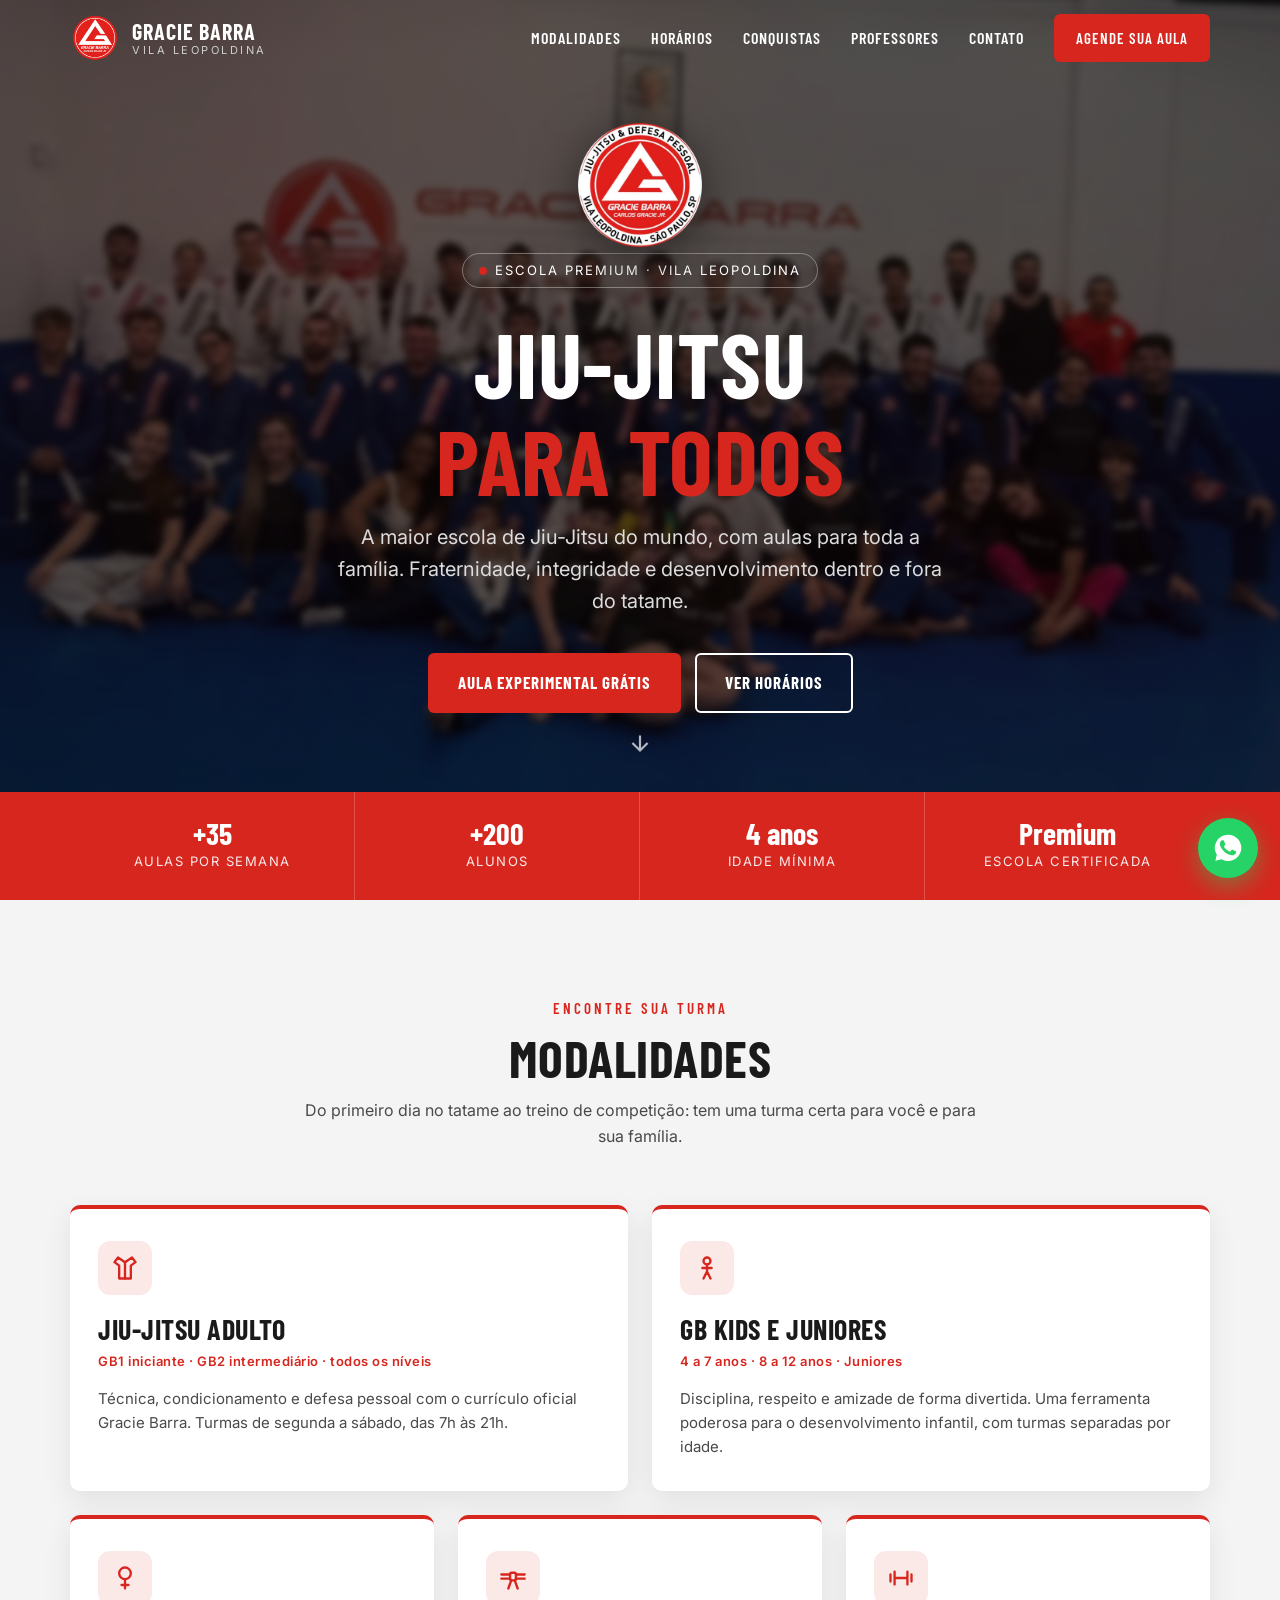
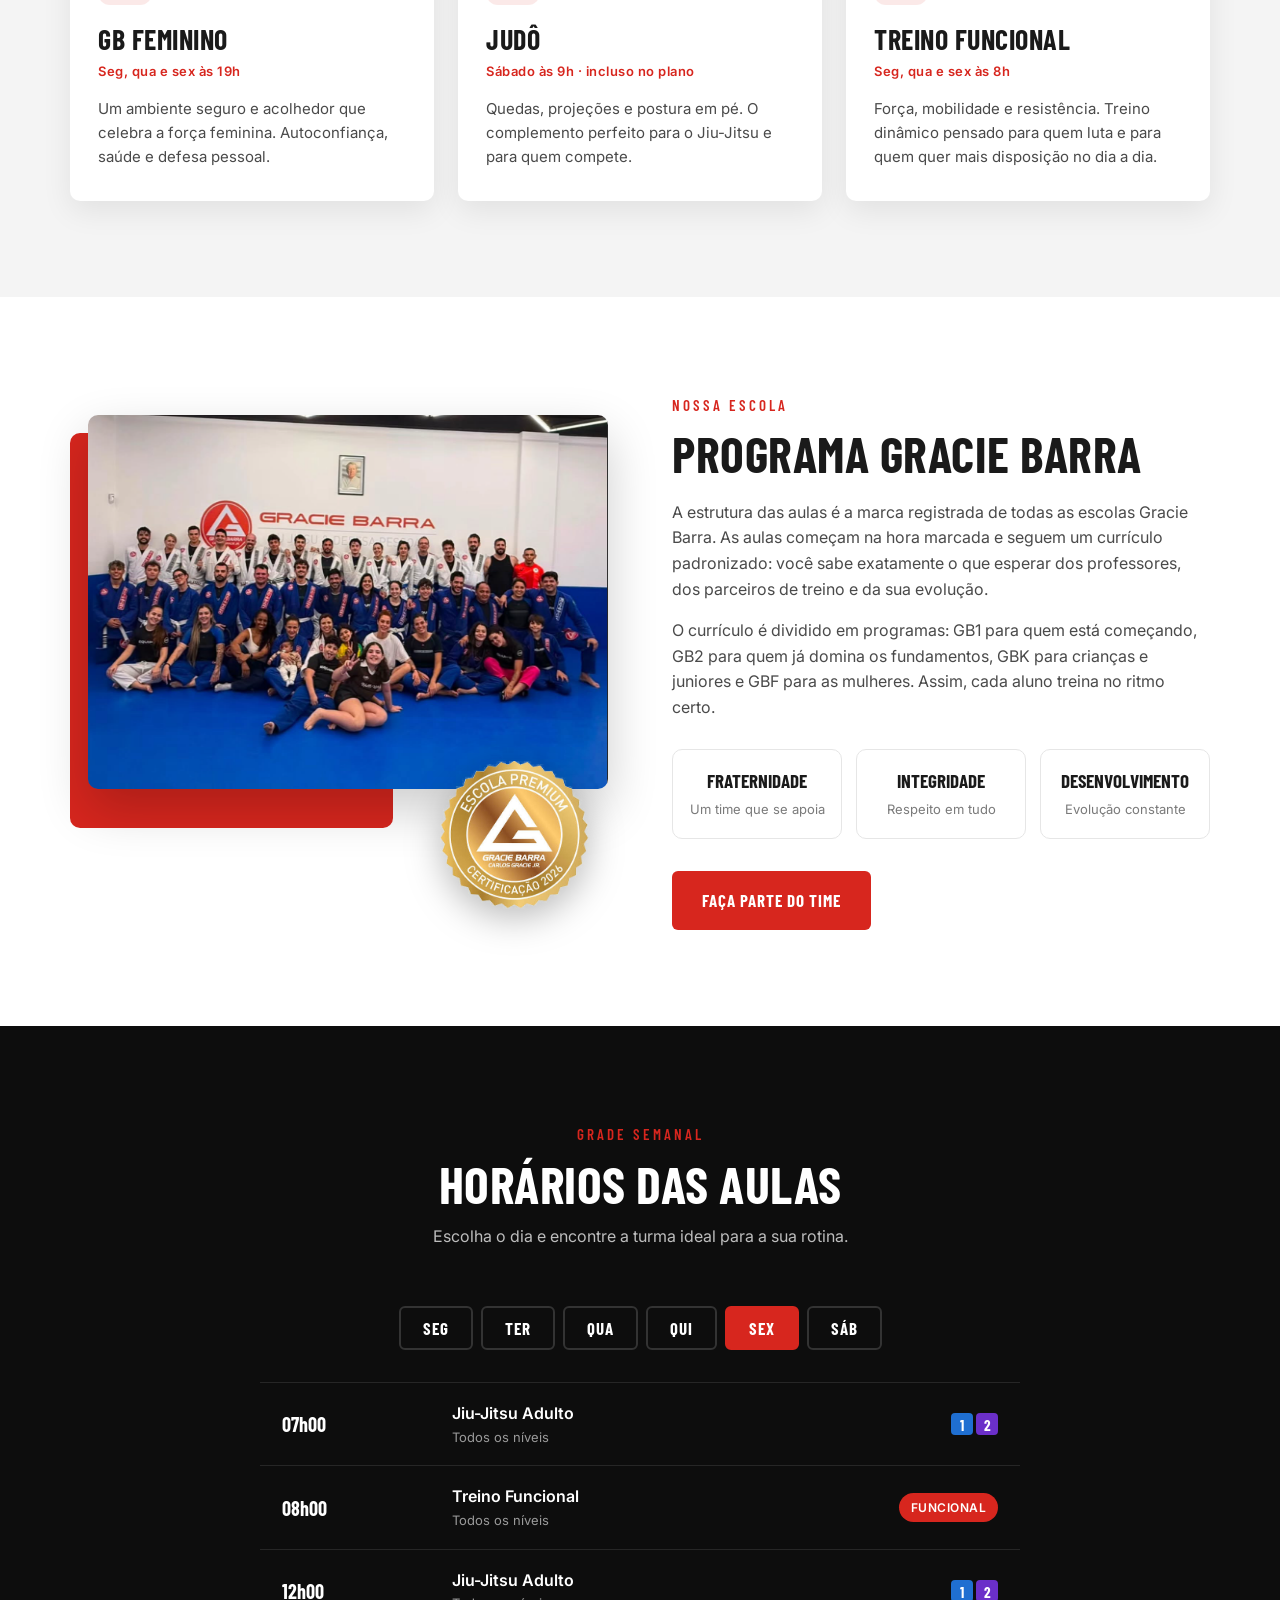
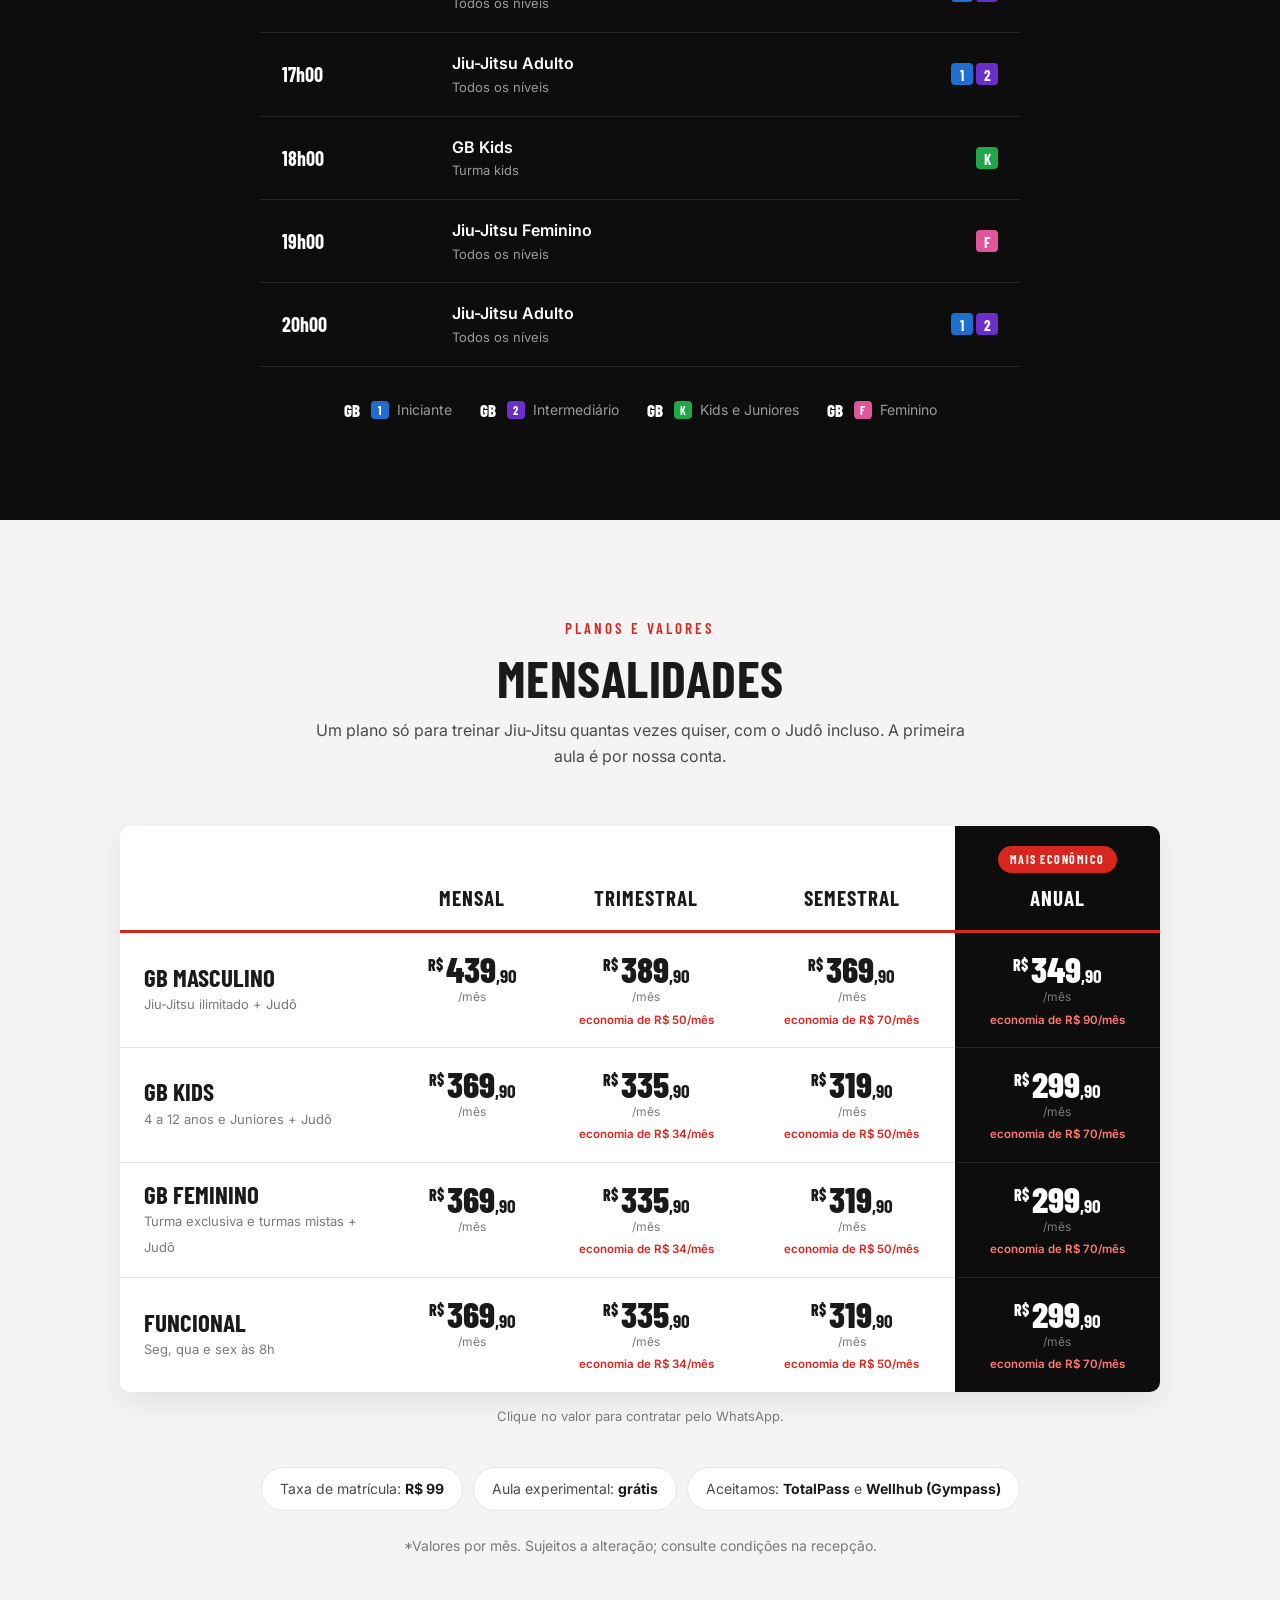
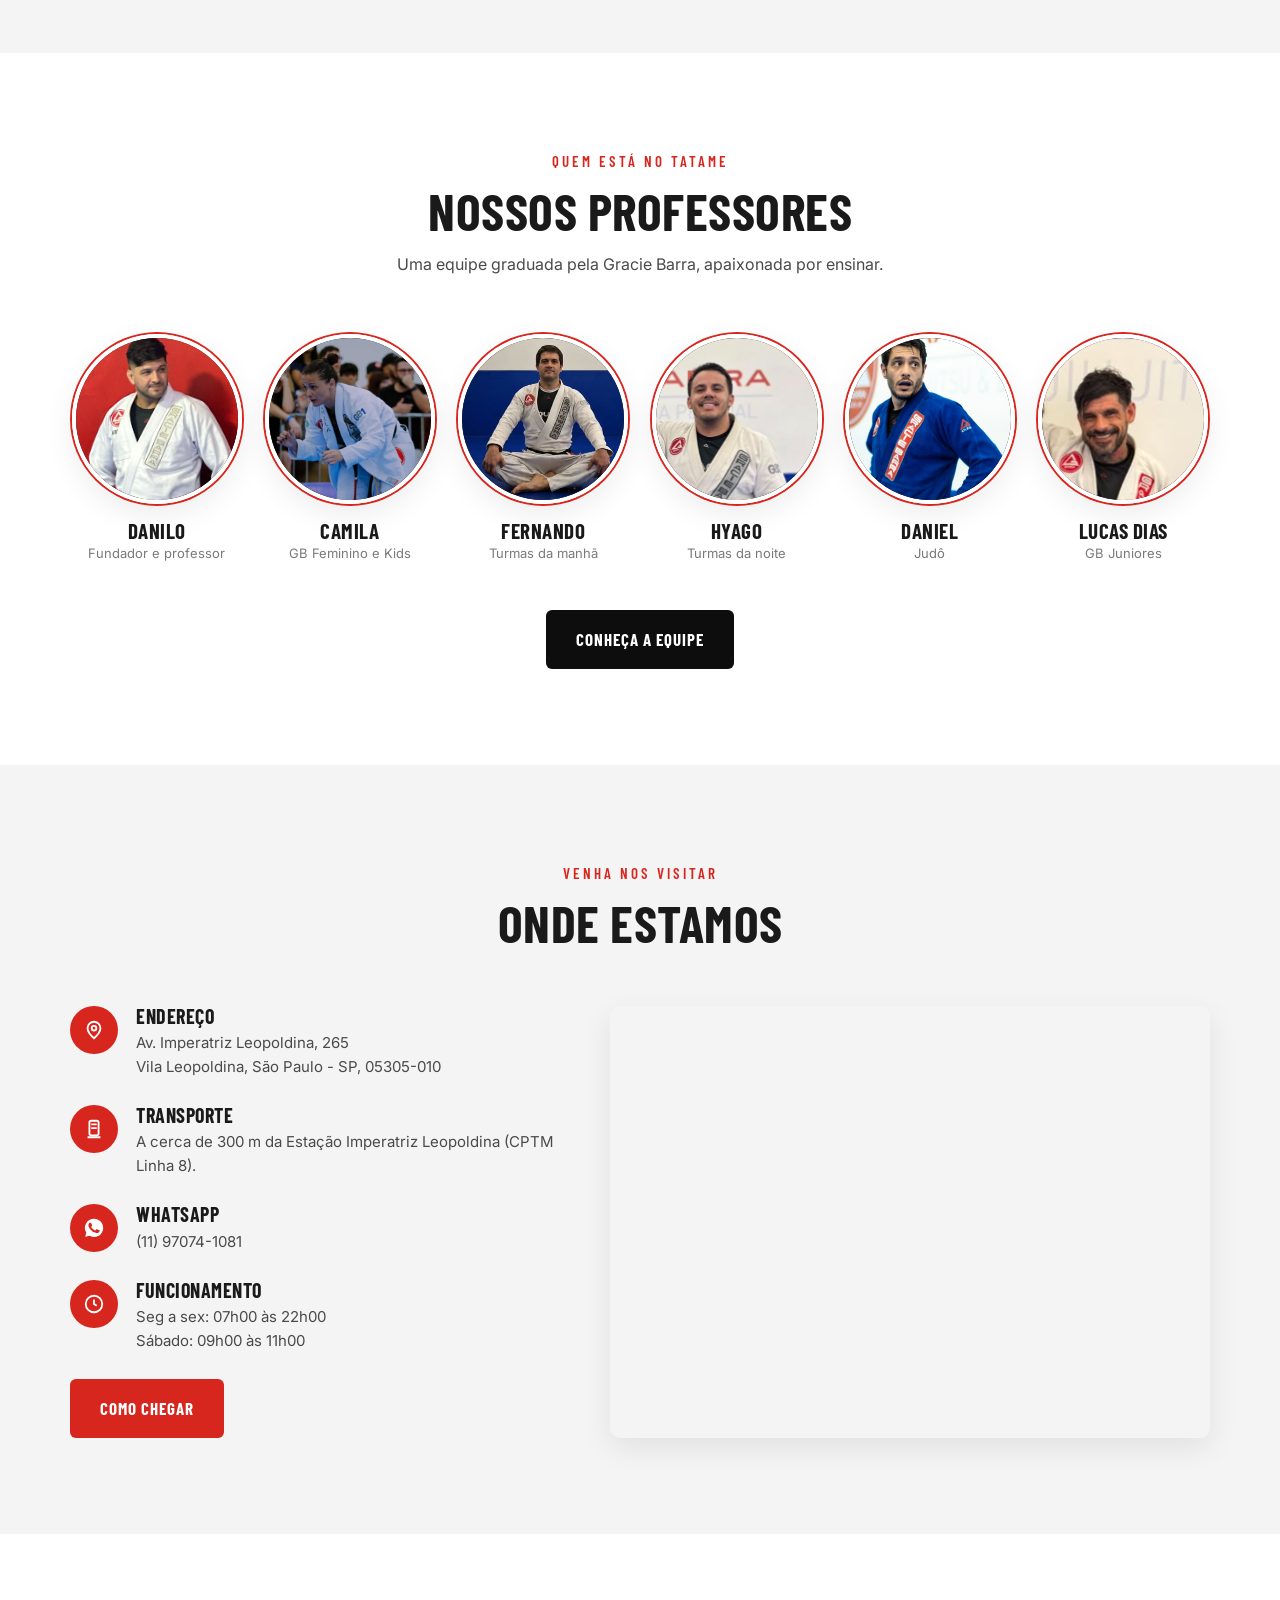
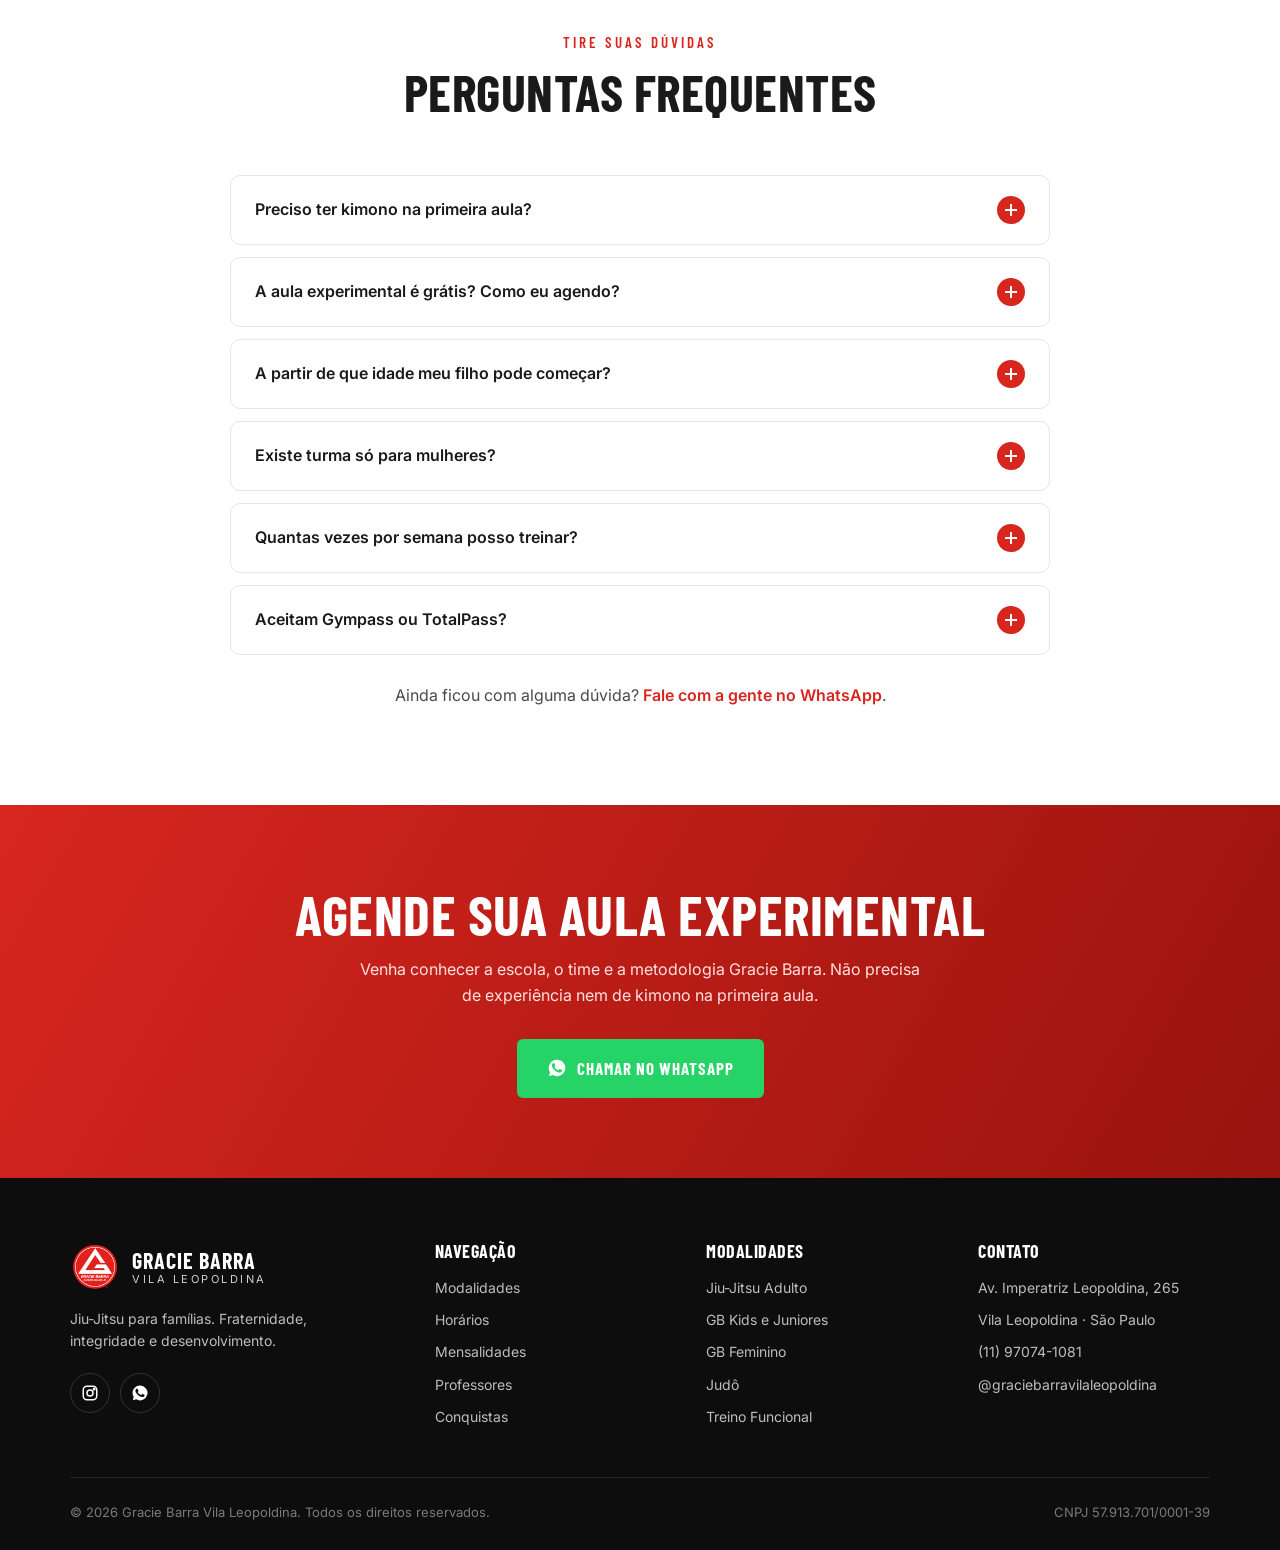
<file: index.html>
<!doctype html>
<html lang="pt-BR">
<head>
  <meta charset="utf-8">
  <meta name="viewport" content="width=device-width, initial-scale=1">
  <title>Gracie Barra Vila Leopoldina | Jiu-Jitsu para Todos</title>
  <meta name="description" content="Gracie Barra Vila Leopoldina — Escola Premium de Jiu-Jitsu em São Paulo. Aulas de Jiu-Jitsu adulto, feminino, kids e juniores, Judô e Treino Funcional. Agende sua aula experimental.">
  <meta name="theme-color" content="#0d0d0d">
  <meta property="og:title" content="Gracie Barra Vila Leopoldina | Jiu-Jitsu para Todos">
  <meta property="og:description" content="A maior escola de Jiu-Jitsu do mundo, na Vila Leopoldina. Agende sua aula experimental.">
  <meta property="og:type" content="website">
  <meta property="og:image" content="img/equipe-tatame.png">
  <link rel="icon" href="img/logo.png">
  <link rel="preconnect" href="https://fonts.googleapis.com">
  <link rel="preconnect" href="https://fonts.gstatic.com" crossorigin>
  <link href="https://fonts.googleapis.com/css2?family=Barlow+Condensed:wght@600;700;800&family=Inter:wght@400;500;600&display=swap" rel="stylesheet">
  <link rel="stylesheet" href="css/style.css">
</head>
<body>

  <!-- ================= HEADER ================= -->
  <header class="header">
    <div class="container">
      <a href="index.html" class="logo" aria-label="Gracie Barra Vila Leopoldina — início">
        <img src="img/logo.png" alt="">
        <span class="logo-text"><strong>Gracie Barra</strong><span>Vila Leopoldina</span></span>
      </a>

      <nav class="nav" aria-label="Menu principal">
        <a href="#modalidades">Modalidades</a>
        <a href="#horarios">Horários</a>
        <a href="conquistas.html">Conquistas</a>
        <a href="professores.html">Professores</a>
        <a href="#localizacao">Contato</a>
        <a href="#" class="btn btn--red" data-wa="Olá! Gostaria de agendar uma aula experimental.">Agende sua aula</a>
      </nav>

      <button class="menu-toggle" aria-label="Abrir menu" aria-expanded="false"><span></span></button>
    </div>
  </header>

  <main>
    <!-- ================= HERO ================= -->
    <section class="hero" id="inicio">
      <div class="container">
        <img class="hero-logo" src="img/logo-vila-leopoldina.png" alt="Gracie Barra Vila Leopoldina — Jiu-Jitsu e Defesa Pessoal">
        <div><span class="hero-badge">Escola Premium · Vila Leopoldina</span></div>
        <h1>Jiu-Jitsu<br><em>para todos</em></h1>
        <p>A maior escola de Jiu-Jitsu do mundo, com aulas para toda a família. Fraternidade, integridade e desenvolvimento dentro e fora do tatame.</p>
        <div class="hero-actions">
          <a href="#" class="btn btn--red" data-wa="Olá! Quero agendar minha aula experimental gratuita.">Aula experimental grátis</a>
          <a href="#horarios" class="btn btn--outline">Ver horários</a>
        </div>
      </div>
      <a href="#destaques" class="hero-scroll" aria-label="Rolar para baixo">
        <svg width="26" height="26" viewBox="0 0 24 24" fill="none" stroke="currentColor" stroke-width="2"><path d="M12 5v14M5 12l7 7 7-7"/></svg>
      </a>
    </section>

    <!-- ================= DESTAQUES ================= -->
    <section class="highlights" id="destaques" aria-label="Destaques">
      <div class="container">
        <div class="highlight"><strong>+35</strong><span>Aulas por semana</span></div>
        <div class="highlight"><strong>+200</strong><span>Alunos</span></div>
        <div class="highlight"><strong>4 anos</strong><span>Idade mínima</span></div>
        <div class="highlight"><strong>Premium</strong><span>Escola certificada</span></div>
      </div>
    </section>

    <!-- ================= MODALIDADES ================= -->
    <section class="section section--gray" id="modalidades">
      <div class="container">
        <div class="section-head">
          <span class="eyebrow">Encontre sua turma</span>
          <h2>Modalidades</h2>
          <p>Do primeiro dia no tatame ao treino de competição: tem uma turma certa para você e para sua família.</p>
        </div>

        <div class="cards">
          <article class="card">
            <div class="card-icon"><svg viewBox="0 0 24 24" fill="none" stroke="currentColor" stroke-width="2" stroke-linecap="round" stroke-linejoin="round"><path d="M6 3l6 4 6-4 3 4-4 3v11H7V10L3 7z"/><path d="M12 7v14"/></svg></div>
            <h3>Jiu-Jitsu Adulto</h3>
            <span class="tag">GB1 iniciante · GB2 intermediário · todos os níveis</span>
            <p>Técnica, condicionamento e defesa pessoal com o currículo oficial Gracie Barra. Turmas de segunda a sábado, das 7h às 21h.</p>
          </article>

          <article class="card">
            <div class="card-icon"><svg viewBox="0 0 24 24" fill="none" stroke="currentColor" stroke-width="2" stroke-linecap="round" stroke-linejoin="round"><circle cx="12" cy="6" r="3"/><path d="M12 9v6M8 12h8M9 21l3-6 3 6"/></svg></div>
            <h3>GB Kids e Juniores</h3>
            <span class="tag">4 a 7 anos · 8 a 12 anos · Juniores</span>
            <p>Disciplina, respeito e amizade de forma divertida. Uma ferramenta poderosa para o desenvolvimento infantil, com turmas separadas por idade.</p>
          </article>

          <article class="card">
            <div class="card-icon"><svg viewBox="0 0 24 24" fill="none" stroke="currentColor" stroke-width="2" stroke-linecap="round" stroke-linejoin="round"><circle cx="12" cy="8" r="5"/><path d="M12 13v8M9 18h6"/></svg></div>
            <h3>GB Feminino</h3>
            <span class="tag">Seg, qua e sex às 19h</span>
            <p>Um ambiente seguro e acolhedor que celebra a força feminina. Autoconfiança, saúde e defesa pessoal.</p>
          </article>

          <article class="card">
            <div class="card-icon"><svg viewBox="0 0 24 24" fill="none" stroke="currentColor" stroke-width="2" stroke-linecap="round" stroke-linejoin="round"><path d="M2 9h7.5M2 12.5h7.5M14.5 9H22M14.5 12.5H22"/><rect x="9.5" y="7.5" width="5" height="6.5" rx="1.2"/><path d="M10.5 14 8 21M13.5 14l2.5 7"/></svg></div>
            <h3>Judô</h3>
            <span class="tag">Sábado às 9h · incluso no plano</span>
            <p>Quedas, projeções e postura em pé. O complemento perfeito para o Jiu-Jitsu e para quem compete.</p>
          </article>

          <article class="card">
            <div class="card-icon"><svg viewBox="0 0 24 24" fill="none" stroke="currentColor" stroke-width="2" stroke-linecap="round" stroke-linejoin="round"><path d="M6.5 6.5v11M17.5 6.5v11M3 9v6M21 9v6M6.5 12h11"/></svg></div>
            <h3>Treino Funcional</h3>
            <span class="tag">Seg, qua e sex às 8h</span>
            <p>Força, mobilidade e resistência. Treino dinâmico pensado para quem luta e para quem quer mais disposição no dia a dia.</p>
          </article>
        </div>
      </div>
    </section>

    <!-- ================= PROGRAMA GB ================= -->
    <section class="section" id="escola">
      <div class="container split">
        <figure class="split-photo">
          <img src="img/equipe-tatame.png" alt="Alunos e professores da Gracie Barra Vila Leopoldina reunidos no tatame da academia" width="540" height="374">
          <img class="premium-seal" src="img/selo-premium.png" alt="Selo Escola Premium Gracie Barra, certificação 2026" width="381" height="376">
        </figure>

        <div class="split-text">
          <span class="eyebrow">Nossa escola</span>
          <h2>Programa Gracie Barra</h2>
          <p>A estrutura das aulas é a marca registrada de todas as escolas Gracie Barra. As aulas começam na hora marcada e seguem um currículo padronizado: você sabe exatamente o que esperar dos professores, dos parceiros de treino e da sua evolução.</p>
          <p>O currículo é dividido em programas: GB1 para quem está começando, GB2 para quem já domina os fundamentos, GBK para crianças e juniores e GBF para as mulheres. Assim, cada aluno treina no ritmo certo.</p>

          <div class="values">
            <div class="value"><strong>Fraternidade</strong><span>Um time que se apoia</span></div>
            <div class="value"><strong>Integridade</strong><span>Respeito em tudo</span></div>
            <div class="value"><strong>Desenvolvimento</strong><span>Evolução constante</span></div>
          </div>

          <a href="#" class="btn btn--red" data-wa="Olá! Quero fazer parte do time Gracie Barra Vila Leopoldina.">Faça parte do time</a>
        </div>
      </div>
    </section>

    <!-- ================= HORÁRIOS ================= -->
    <section class="section section--dark" id="horarios">
      <div class="container">
        <div class="section-head">
          <span class="eyebrow">Grade semanal</span>
          <h2>Horários das aulas</h2>
          <p>Escolha o dia e encontre a turma ideal para a sua rotina.</p>
        </div>

        <div class="tabs" role="tablist">
          <button class="tab" data-day="seg">SEG</button>
          <button class="tab" data-day="ter">TER</button>
          <button class="tab" data-day="qua">QUA</button>
          <button class="tab" data-day="qui">QUI</button>
          <button class="tab" data-day="sex">SEX</button>
          <button class="tab" data-day="sab">SÁB</button>
        </div>

        <div class="schedule">
          <!-- Segunda -->
          <div class="schedule-day" id="dia-seg">
            <div class="slot"><time>07h00</time><div><strong>Jiu-Jitsu Adulto</strong><div class="level">Todos os níveis</div></div><span class="gb"><i class="n1">1</i><i class="n2">2</i></span></div>
            <div class="slot"><time>08h00</time><div><strong>Treino Funcional</strong><div class="level">Todos os níveis</div></div><span class="pill pill--func">Funcional</span></div>
            <div class="slot"><time>12h00</time><div><strong>Jiu-Jitsu Adulto</strong><div class="level">Todos os níveis</div></div><span class="gb"><i class="n1">1</i><i class="n2">2</i></span></div>
            <div class="slot"><time>17h00</time><div><strong>Jiu-Jitsu Adulto</strong><div class="level">Todos os níveis</div></div><span class="gb"><i class="n1">1</i><i class="n2">2</i></span></div>
            <div class="slot"><time>18h00</time><div><strong>GB Kids</strong><div class="level">8 a 12 anos</div></div><span class="gb"><i class="nk">K</i></span></div>
            <div class="slot"><time>19h00</time><div><strong>Jiu-Jitsu Feminino</strong><div class="level">Todos os níveis</div></div><span class="gb"><i class="nf">F</i></span></div>
            <div class="slot"><time>20h00</time><div><strong>Jiu-Jitsu Adulto</strong><div class="level">Iniciante</div></div><span class="gb"><i class="n1">1</i></span></div>
            <div class="slot"><time>21h00</time><div><strong>Jiu-Jitsu Adulto</strong><div class="level">Intermediário</div></div><span class="gb"><i class="n2">2</i></span></div>
          </div>

          <!-- Terça -->
          <div class="schedule-day" id="dia-ter">
            <div class="slot"><time>07h00</time><div><strong>Jiu-Jitsu Adulto</strong><div class="level">Todos os níveis</div></div><span class="gb"><i class="n1">1</i><i class="n2">2</i></span></div>
            <div class="slot"><time>17h00</time><div><strong>GB Juniores</strong><div class="level">Turma juvenil</div></div><span class="gb"><i class="nk">K</i></span></div>
            <div class="slot"><time>18h00</time><div><strong>Jiu-Jitsu Adulto</strong><div class="level">Todos os níveis</div></div><span class="gb"><i class="n1">1</i><i class="n2">2</i></span></div>
            <div class="slot"><time>19h00</time><div><strong>GB Kids</strong><div class="level">4 a 7 anos</div></div><span class="gb"><i class="nk">K</i></span></div>
            <div class="slot"><time>20h00</time><div><strong>Jiu-Jitsu Adulto</strong><div class="level">Iniciante</div></div><span class="gb"><i class="n1">1</i></span></div>
            <div class="slot"><time>21h00</time><div><strong>Jiu-Jitsu Adulto</strong><div class="level">Intermediário</div></div><span class="gb"><i class="n2">2</i></span></div>
          </div>

          <!-- Quarta -->
          <div class="schedule-day" id="dia-qua">
            <div class="slot"><time>07h00</time><div><strong>Jiu-Jitsu Adulto</strong><div class="level">Todos os níveis</div></div><span class="gb"><i class="n1">1</i><i class="n2">2</i></span></div>
            <div class="slot"><time>08h00</time><div><strong>Treino Funcional</strong><div class="level">Todos os níveis</div></div><span class="pill pill--func">Funcional</span></div>
            <div class="slot"><time>12h00</time><div><strong>Jiu-Jitsu Adulto</strong><div class="level">Todos os níveis</div></div><span class="gb"><i class="n1">1</i><i class="n2">2</i></span></div>
            <div class="slot"><time>17h00</time><div><strong>Jiu-Jitsu Adulto</strong><div class="level">Todos os níveis</div></div><span class="gb"><i class="n1">1</i><i class="n2">2</i></span></div>
            <div class="slot"><time>18h00</time><div><strong>GB Kids</strong><div class="level">8 a 12 anos</div></div><span class="gb"><i class="nk">K</i></span></div>
            <div class="slot"><time>19h00</time><div><strong>Jiu-Jitsu Feminino</strong><div class="level">Todos os níveis</div></div><span class="gb"><i class="nf">F</i></span></div>
            <div class="slot"><time>20h00</time><div><strong>Jiu-Jitsu Adulto</strong><div class="level">Iniciante</div></div><span class="gb"><i class="n1">1</i></span></div>
            <div class="slot"><time>21h00</time><div><strong>Jiu-Jitsu Adulto</strong><div class="level">Intermediário</div></div><span class="gb"><i class="n2">2</i></span></div>
          </div>

          <!-- Quinta -->
          <div class="schedule-day" id="dia-qui">
            <div class="slot"><time>07h00</time><div><strong>Jiu-Jitsu Adulto</strong><div class="level">Todos os níveis</div></div><span class="gb"><i class="n1">1</i><i class="n2">2</i></span></div>
            <div class="slot"><time>17h00</time><div><strong>GB Juniores</strong><div class="level">Turma juvenil</div></div><span class="gb"><i class="nk">K</i></span></div>
            <div class="slot"><time>18h00</time><div><strong>Jiu-Jitsu Adulto</strong><div class="level">Todos os níveis</div></div><span class="gb"><i class="n1">1</i><i class="n2">2</i></span></div>
            <div class="slot"><time>19h00</time><div><strong>GB Kids</strong><div class="level">4 a 7 anos</div></div><span class="gb"><i class="nk">K</i></span></div>
            <div class="slot"><time>20h00</time><div><strong>Jiu-Jitsu Adulto</strong><div class="level">Iniciante</div></div><span class="gb"><i class="n1">1</i></span></div>
            <div class="slot"><time>21h00</time><div><strong>Jiu-Jitsu Adulto</strong><div class="level">Intermediário</div></div><span class="gb"><i class="n2">2</i></span></div>
          </div>

          <!-- Sexta -->
          <div class="schedule-day" id="dia-sex">
            <div class="slot"><time>07h00</time><div><strong>Jiu-Jitsu Adulto</strong><div class="level">Todos os níveis</div></div><span class="gb"><i class="n1">1</i><i class="n2">2</i></span></div>
            <div class="slot"><time>08h00</time><div><strong>Treino Funcional</strong><div class="level">Todos os níveis</div></div><span class="pill pill--func">Funcional</span></div>
            <div class="slot"><time>12h00</time><div><strong>Jiu-Jitsu Adulto</strong><div class="level">Todos os níveis</div></div><span class="gb"><i class="n1">1</i><i class="n2">2</i></span></div>
            <div class="slot"><time>17h00</time><div><strong>Jiu-Jitsu Adulto</strong><div class="level">Todos os níveis</div></div><span class="gb"><i class="n1">1</i><i class="n2">2</i></span></div>
            <div class="slot"><time>18h00</time><div><strong>GB Kids</strong><div class="level">Turma kids</div></div><span class="gb"><i class="nk">K</i></span></div>
            <div class="slot"><time>19h00</time><div><strong>Jiu-Jitsu Feminino</strong><div class="level">Todos os níveis</div></div><span class="gb"><i class="nf">F</i></span></div>
            <div class="slot"><time>20h00</time><div><strong>Jiu-Jitsu Adulto</strong><div class="level">Todos os níveis</div></div><span class="gb"><i class="n1">1</i><i class="n2">2</i></span></div>
          </div>

          <!-- Sábado -->
          <div class="schedule-day" id="dia-sab">
            <div class="slot"><time>09h00</time><div><strong>Judô</strong><div class="level">Quedas e projeções</div></div><span class="pill pill--judo">Judô</span></div>
            <div class="slot"><time>10h00</time><div><strong>Jiu-Jitsu Adulto</strong><div class="level">Todos os níveis</div></div><span class="gb"><i class="n1">1</i><i class="n2">2</i></span></div>
          </div>
        </div>

        <div class="schedule-legend">
          <span><span class="gb"><b>GB</b><i class="n1">1</i></span> Iniciante</span>
          <span><span class="gb"><b>GB</b><i class="n2">2</i></span> Intermediário</span>
          <span><span class="gb"><b>GB</b><i class="nk">K</i></span> Kids e Juniores</span>
          <span><span class="gb"><b>GB</b><i class="nf">F</i></span> Feminino</span>
        </div>
      </div>
    </section>

    <!-- ================= MENSALIDADES ================= -->
    <section class="section section--gray" id="mensalidades">
      <div class="container">
        <div class="section-head">
          <span class="eyebrow">Planos e valores</span>
          <h2>Mensalidades</h2>
          <p>Um plano só para treinar Jiu-Jitsu quantas vezes quiser, com o Judô incluso. A primeira aula é por nossa conta.</p>
        </div>

        <!-- Computador: tabela completa (como a tabela oficial). Celular: abas com cards, logo abaixo. -->
        <div class="price-table-wrap">
          <table class="price-table">
            <thead>
              <tr>
                <th scope="col"><span class="sr-only">Plano</span></th>
                <th scope="col">Mensal</th>
                <th scope="col">Trimestral</th>
                <th scope="col">Semestral</th>
                <th scope="col" class="is-best"><span class="plan-flag">Mais econômico</span>Anual</th>
              </tr>
            </thead>
            <tbody>
              <tr>
                <th scope="row"><strong>GB Masculino</strong><span>Jiu-Jitsu ilimitado + Judô</span></th>
                <td><a href="#" class="price-cell" data-wa="Olá! Quero contratar o plano GB Masculino mensal." aria-label="Contratar GB Masculino mensal: R$ 439,90 por mês"><span class="pc-value"><em>R$</em>439<b>,90</b></span><span class="pc-month">/mês</span><small>&nbsp;</small></a></td>
                <td><a href="#" class="price-cell" data-wa="Olá! Quero contratar o plano GB Masculino trimestral." aria-label="Contratar GB Masculino trimestral: R$ 389,90 por mês"><span class="pc-value"><em>R$</em>389<b>,90</b></span><span class="pc-month">/mês</span><small>economia de R$ 50/mês</small></a></td>
                <td><a href="#" class="price-cell" data-wa="Olá! Quero contratar o plano GB Masculino semestral." aria-label="Contratar GB Masculino semestral: R$ 369,90 por mês"><span class="pc-value"><em>R$</em>369<b>,90</b></span><span class="pc-month">/mês</span><small>economia de R$ 70/mês</small></a></td>
                <td class="is-best"><a href="#" class="price-cell" data-wa="Olá! Quero contratar o plano GB Masculino anual." aria-label="Contratar GB Masculino anual: R$ 349,90 por mês"><span class="pc-value"><em>R$</em>349<b>,90</b></span><span class="pc-month">/mês</span><small>economia de R$ 90/mês</small></a></td>
              </tr>
              <tr>
                <th scope="row"><strong>GB Kids</strong><span>4 a 12 anos e Juniores + Judô</span></th>
                <td><a href="#" class="price-cell" data-wa="Olá! Quero contratar o plano GB Kids mensal." aria-label="Contratar GB Kids mensal: R$ 369,90 por mês"><span class="pc-value"><em>R$</em>369<b>,90</b></span><span class="pc-month">/mês</span><small>&nbsp;</small></a></td>
                <td><a href="#" class="price-cell" data-wa="Olá! Quero contratar o plano GB Kids trimestral." aria-label="Contratar GB Kids trimestral: R$ 335,90 por mês"><span class="pc-value"><em>R$</em>335<b>,90</b></span><span class="pc-month">/mês</span><small>economia de R$ 34/mês</small></a></td>
                <td><a href="#" class="price-cell" data-wa="Olá! Quero contratar o plano GB Kids semestral." aria-label="Contratar GB Kids semestral: R$ 319,90 por mês"><span class="pc-value"><em>R$</em>319<b>,90</b></span><span class="pc-month">/mês</span><small>economia de R$ 50/mês</small></a></td>
                <td class="is-best"><a href="#" class="price-cell" data-wa="Olá! Quero contratar o plano GB Kids anual." aria-label="Contratar GB Kids anual: R$ 299,90 por mês"><span class="pc-value"><em>R$</em>299<b>,90</b></span><span class="pc-month">/mês</span><small>economia de R$ 70/mês</small></a></td>
              </tr>
              <tr>
                <th scope="row"><strong>GB Feminino</strong><span>Turma exclusiva e turmas mistas + Judô</span></th>
                <td><a href="#" class="price-cell" data-wa="Olá! Quero contratar o plano GB Feminino mensal." aria-label="Contratar GB Feminino mensal: R$ 369,90 por mês"><span class="pc-value"><em>R$</em>369<b>,90</b></span><span class="pc-month">/mês</span><small>&nbsp;</small></a></td>
                <td><a href="#" class="price-cell" data-wa="Olá! Quero contratar o plano GB Feminino trimestral." aria-label="Contratar GB Feminino trimestral: R$ 335,90 por mês"><span class="pc-value"><em>R$</em>335<b>,90</b></span><span class="pc-month">/mês</span><small>economia de R$ 34/mês</small></a></td>
                <td><a href="#" class="price-cell" data-wa="Olá! Quero contratar o plano GB Feminino semestral." aria-label="Contratar GB Feminino semestral: R$ 319,90 por mês"><span class="pc-value"><em>R$</em>319<b>,90</b></span><span class="pc-month">/mês</span><small>economia de R$ 50/mês</small></a></td>
                <td class="is-best"><a href="#" class="price-cell" data-wa="Olá! Quero contratar o plano GB Feminino anual." aria-label="Contratar GB Feminino anual: R$ 299,90 por mês"><span class="pc-value"><em>R$</em>299<b>,90</b></span><span class="pc-month">/mês</span><small>economia de R$ 70/mês</small></a></td>
              </tr>
              <tr>
                <th scope="row"><strong>Funcional</strong><span>Seg, qua e sex às 8h</span></th>
                <td><a href="#" class="price-cell" data-wa="Olá! Quero contratar o plano Funcional mensal." aria-label="Contratar Funcional mensal: R$ 369,90 por mês"><span class="pc-value"><em>R$</em>369<b>,90</b></span><span class="pc-month">/mês</span><small>&nbsp;</small></a></td>
                <td><a href="#" class="price-cell" data-wa="Olá! Quero contratar o plano Funcional trimestral." aria-label="Contratar Funcional trimestral: R$ 335,90 por mês"><span class="pc-value"><em>R$</em>335<b>,90</b></span><span class="pc-month">/mês</span><small>economia de R$ 34/mês</small></a></td>
                <td><a href="#" class="price-cell" data-wa="Olá! Quero contratar o plano Funcional semestral." aria-label="Contratar Funcional semestral: R$ 319,90 por mês"><span class="pc-value"><em>R$</em>319<b>,90</b></span><span class="pc-month">/mês</span><small>economia de R$ 50/mês</small></a></td>
                <td class="is-best"><a href="#" class="price-cell" data-wa="Olá! Quero contratar o plano Funcional anual." aria-label="Contratar Funcional anual: R$ 299,90 por mês"><span class="pc-value"><em>R$</em>299<b>,90</b></span><span class="pc-month">/mês</span><small>economia de R$ 70/mês</small></a></td>
              </tr>
            </tbody>
          </table>
          <p class="price-table-hint">Clique no valor para contratar pelo WhatsApp.</p>
        </div>

        <div class="plans-mobile">
        <div class="tabs tabs--light" role="tablist" aria-label="Escolha o plano">
          <button class="tab is-active" data-plan="masculino" role="tab">GB Masculino</button>
          <button class="tab" data-plan="kids" role="tab">GB Kids</button>
          <button class="tab" data-plan="feminino" role="tab">GB Feminino</button>
          <button class="tab" data-plan="funcional" role="tab">Funcional</button>
        </div>

        <!-- Preços por mês. "Economia" = diferença para o plano mensal. -->
        <div class="plan-panels">
          <div class="plan-panel is-active" id="plano-masculino" role="tabpanel">
            <div class="plan-panel-head">
              <span class="plan-kicker">Adulto</span>
              <h3>GB Masculino</h3>
              <ul class="plan-includes">
                <li>Jiu-Jitsu ilimitado: treine quantas vezes quiser</li>
                <li>Turmas GB1, GB2 e todos os níveis</li>
                <li>Judô incluso no plano</li>
                <li>Graduação oficial Gracie Barra</li>
              </ul>
            </div>
            <div class="plans plans--4">
              <article class="plan">
                <h4>Mensal</h4>
                <p class="plan-desc">Renovação a cada mês</p>
                <div class="price"><small>R$</small><strong>439</strong><span><b>,90</b>/mês</span></div>
                <p class="price-alt">&nbsp;</p>
                <a href="#" class="btn btn--dark btn--block" data-wa="Olá! Quero contratar o plano GB Masculino mensal.">Quero esse plano</a>
              </article>
              <article class="plan">
                <h4>Trimestral</h4>
                <p class="plan-desc">Renovação a cada 3 meses</p>
                <div class="price"><small>R$</small><strong>389</strong><span><b>,90</b>/mês</span></div>
                <p class="price-alt">Economia de R$ 50 por mês</p>
                <a href="#" class="btn btn--dark btn--block" data-wa="Olá! Quero contratar o plano GB Masculino trimestral.">Quero esse plano</a>
              </article>
              <article class="plan">
                <h4>Semestral</h4>
                <p class="plan-desc">Renovação a cada 6 meses</p>
                <div class="price"><small>R$</small><strong>369</strong><span><b>,90</b>/mês</span></div>
                <p class="price-alt">Economia de R$ 70 por mês</p>
                <a href="#" class="btn btn--dark btn--block" data-wa="Olá! Quero contratar o plano GB Masculino semestral.">Quero esse plano</a>
              </article>
              <article class="plan plan--featured">
                <span class="plan-flag">Mais econômico</span>
                <h4>Anual</h4>
                <p class="plan-desc">Renovação a cada 12 meses</p>
                <div class="price"><small>R$</small><strong>349</strong><span><b>,90</b>/mês</span></div>
                <p class="price-alt">Economia de R$ 90 por mês</p>
                <a href="#" class="btn btn--red btn--block" data-wa="Olá! Quero contratar o plano GB Masculino anual.">Quero esse plano</a>
              </article>
            </div>
          </div>

          <div class="plan-panel" id="plano-kids" role="tabpanel">
            <div class="plan-panel-head">
              <span class="plan-kicker">Kids e Juniores · a partir de 4 anos</span>
              <h3>GB Kids</h3>
              <ul class="plan-includes">
                <li>Turmas de 4 a 7 anos, 8 a 12 anos e Juniores</li>
                <li>Currículo oficial GB Kids</li>
                <li>Graduação por faixas e graus</li>
                <li>Judô incluso no plano</li>
              </ul>
            </div>
            <div class="plans plans--4">
              <article class="plan">
                <h4>Mensal</h4>
                <p class="plan-desc">Renovação a cada mês</p>
                <div class="price"><small>R$</small><strong>369</strong><span><b>,90</b>/mês</span></div>
                <p class="price-alt">&nbsp;</p>
                <a href="#" class="btn btn--dark btn--block" data-wa="Olá! Quero contratar o plano GB Kids mensal.">Quero esse plano</a>
              </article>
              <article class="plan">
                <h4>Trimestral</h4>
                <p class="plan-desc">Renovação a cada 3 meses</p>
                <div class="price"><small>R$</small><strong>335</strong><span><b>,90</b>/mês</span></div>
                <p class="price-alt">Economia de R$ 34 por mês</p>
                <a href="#" class="btn btn--dark btn--block" data-wa="Olá! Quero contratar o plano GB Kids trimestral.">Quero esse plano</a>
              </article>
              <article class="plan">
                <h4>Semestral</h4>
                <p class="plan-desc">Renovação a cada 6 meses</p>
                <div class="price"><small>R$</small><strong>319</strong><span><b>,90</b>/mês</span></div>
                <p class="price-alt">Economia de R$ 50 por mês</p>
                <a href="#" class="btn btn--dark btn--block" data-wa="Olá! Quero contratar o plano GB Kids semestral.">Quero esse plano</a>
              </article>
              <article class="plan plan--featured">
                <span class="plan-flag">Mais econômico</span>
                <h4>Anual</h4>
                <p class="plan-desc">Renovação a cada 12 meses</p>
                <div class="price"><small>R$</small><strong>299</strong><span><b>,90</b>/mês</span></div>
                <p class="price-alt">Economia de R$ 70 por mês</p>
                <a href="#" class="btn btn--red btn--block" data-wa="Olá! Quero contratar o plano GB Kids anual.">Quero esse plano</a>
              </article>
            </div>
          </div>

          <div class="plan-panel" id="plano-feminino" role="tabpanel">
            <div class="plan-panel-head">
              <span class="plan-kicker">Adulto</span>
              <h3>GB Feminino</h3>
              <ul class="plan-includes">
                <li>Turma exclusiva: seg, qua e sex às 19h</li>
                <li>Jiu-Jitsu ilimitado, também nas turmas mistas</li>
                <li>Judô incluso no plano</li>
                <li>Graduação oficial Gracie Barra</li>
              </ul>
            </div>
            <div class="plans plans--4">
              <article class="plan">
                <h4>Mensal</h4>
                <p class="plan-desc">Renovação a cada mês</p>
                <div class="price"><small>R$</small><strong>369</strong><span><b>,90</b>/mês</span></div>
                <p class="price-alt">&nbsp;</p>
                <a href="#" class="btn btn--dark btn--block" data-wa="Olá! Quero contratar o plano GB Feminino mensal.">Quero esse plano</a>
              </article>
              <article class="plan">
                <h4>Trimestral</h4>
                <p class="plan-desc">Renovação a cada 3 meses</p>
                <div class="price"><small>R$</small><strong>335</strong><span><b>,90</b>/mês</span></div>
                <p class="price-alt">Economia de R$ 34 por mês</p>
                <a href="#" class="btn btn--dark btn--block" data-wa="Olá! Quero contratar o plano GB Feminino trimestral.">Quero esse plano</a>
              </article>
              <article class="plan">
                <h4>Semestral</h4>
                <p class="plan-desc">Renovação a cada 6 meses</p>
                <div class="price"><small>R$</small><strong>319</strong><span><b>,90</b>/mês</span></div>
                <p class="price-alt">Economia de R$ 50 por mês</p>
                <a href="#" class="btn btn--dark btn--block" data-wa="Olá! Quero contratar o plano GB Feminino semestral.">Quero esse plano</a>
              </article>
              <article class="plan plan--featured">
                <span class="plan-flag">Mais econômico</span>
                <h4>Anual</h4>
                <p class="plan-desc">Renovação a cada 12 meses</p>
                <div class="price"><small>R$</small><strong>299</strong><span><b>,90</b>/mês</span></div>
                <p class="price-alt">Economia de R$ 70 por mês</p>
                <a href="#" class="btn btn--red btn--block" data-wa="Olá! Quero contratar o plano GB Feminino anual.">Quero esse plano</a>
              </article>
            </div>
          </div>

          <div class="plan-panel" id="plano-funcional" role="tabpanel">
            <div class="plan-panel-head">
              <span class="plan-kicker">Treino Funcional</span>
              <h3>Funcional</h3>
              <ul class="plan-includes">
                <li>Seg, qua e sex às 8h</li>
                <li>Força, mobilidade e resistência</li>
                <li>Para todos os níveis de condicionamento</li>
              </ul>
            </div>
            <div class="plans plans--4">
              <article class="plan">
                <h4>Mensal</h4>
                <p class="plan-desc">Renovação a cada mês</p>
                <div class="price"><small>R$</small><strong>369</strong><span><b>,90</b>/mês</span></div>
                <p class="price-alt">&nbsp;</p>
                <a href="#" class="btn btn--dark btn--block" data-wa="Olá! Quero contratar o plano Funcional mensal.">Quero esse plano</a>
              </article>
              <article class="plan">
                <h4>Trimestral</h4>
                <p class="plan-desc">Renovação a cada 3 meses</p>
                <div class="price"><small>R$</small><strong>335</strong><span><b>,90</b>/mês</span></div>
                <p class="price-alt">Economia de R$ 34 por mês</p>
                <a href="#" class="btn btn--dark btn--block" data-wa="Olá! Quero contratar o plano Funcional trimestral.">Quero esse plano</a>
              </article>
              <article class="plan">
                <h4>Semestral</h4>
                <p class="plan-desc">Renovação a cada 6 meses</p>
                <div class="price"><small>R$</small><strong>319</strong><span><b>,90</b>/mês</span></div>
                <p class="price-alt">Economia de R$ 50 por mês</p>
                <a href="#" class="btn btn--dark btn--block" data-wa="Olá! Quero contratar o plano Funcional semestral.">Quero esse plano</a>
              </article>
              <article class="plan plan--featured">
                <span class="plan-flag">Mais econômico</span>
                <h4>Anual</h4>
                <p class="plan-desc">Renovação a cada 12 meses</p>
                <div class="price"><small>R$</small><strong>299</strong><span><b>,90</b>/mês</span></div>
                <p class="price-alt">Economia de R$ 70 por mês</p>
                <a href="#" class="btn btn--red btn--block" data-wa="Olá! Quero contratar o plano Funcional anual.">Quero esse plano</a>
              </article>
            </div>
          </div>
        </div>
        </div>

        <div class="plans-info">
          <span>Taxa de matrícula: <strong>R$ 99</strong></span>
          <span>Aula experimental: <strong>grátis</strong></span>
          <span>Aceitamos: <strong>TotalPass</strong> e <strong>Wellhub (Gympass)</strong></span>
        </div>
        <p class="plans-note">*Valores por mês. Sujeitos a alteração; consulte condições na recepção.</p>
      </div>
    </section>

    <!-- ================= EQUIPE (resumo) ================= -->
    <section class="section" id="equipe">
      <div class="container">
        <div class="section-head">
          <span class="eyebrow">Quem está no tatame</span>
          <h2>Nossos professores</h2>
          <p>Uma equipe graduada pela Gracie Barra, apaixonada por ensinar.</p>
        </div>

        <div class="team-teaser">
          <a href="professores.html#danilo" class="team-mini">
            <div class="foto" style="--pos: 50% 0%"><img src="img/professores/danilo.webp" alt="Professor Danilo" loading="lazy" onerror="this.remove()"><span class="foto-placeholder">D</span></div>
            <h3>Danilo</h3>
            <span>Fundador e professor</span>
          </a>
          <a href="professores.html#camila" class="team-mini">
            <div class="foto" style="--pos: 45% 4%"><img src="img/professores/camila.png" alt="Professora Camila" loading="lazy" onerror="this.remove()"><span class="foto-placeholder">C</span></div>
            <h3>Camila</h3>
            <span>GB Feminino e Kids</span>
          </a>
          <a href="professores.html#fernando" class="team-mini">
            <div class="foto" style="--pos: 50% 0%"><img src="img/professores/fernando.png" alt="Professor Fernando Nobre" loading="lazy" onerror="this.remove()"><span class="foto-placeholder">F</span></div>
            <h3>Fernando</h3>
            <span>Turmas da manhã</span>
          </a>
          <a href="professores.html#hyago" class="team-mini">
            <div class="foto" style="--pos: 50% 6%"><img src="img/professores/hyago.png" alt="Professor Hyago" loading="lazy" onerror="this.remove()"><span class="foto-placeholder">H</span></div>
            <h3>Hyago</h3>
            <span>Turmas da noite</span>
          </a>
          <a href="professores.html#daniel" class="team-mini">
            <div class="foto" style="--pos: 50% 12%"><img src="img/professores/daniel.webp" alt="Professor Daniel" loading="lazy" onerror="this.remove()"><span class="foto-placeholder">D</span></div>
            <h3>Daniel</h3>
            <span>Judô</span>
          </a>
          <a href="professores.html#lucas" class="team-mini">
            <div class="foto" style="--pos: 50% 3%"><img src="img/professores/lucas.png" alt="Instrutor Lucas Dias" loading="lazy" onerror="this.remove()"><span class="foto-placeholder">L</span></div>
            <h3>Lucas Dias</h3>
            <span>GB Juniores</span>
          </a>
        </div>

        <div class="center-cta">
          <a href="professores.html" class="btn btn--dark">Conheça a equipe</a>
        </div>
      </div>
    </section>

    <!-- ================= LOCALIZAÇÃO ================= -->
    <section class="section section--gray" id="localizacao">
      <div class="container">
        <div class="section-head">
          <span class="eyebrow">Venha nos visitar</span>
          <h2>Onde estamos</h2>
        </div>

        <div class="location">
          <div class="info-list">
            <div class="info">
              <div class="info-icon"><svg viewBox="0 0 24 24" fill="none" stroke="currentColor" stroke-width="2"><path d="M12 21s-7-6.2-7-11a7 7 0 0114 0c0 4.8-7 11-7 11z"/><circle cx="12" cy="10" r="2.5"/></svg></div>
              <div>
                <h4>Endereço</h4>
                <p>Av. Imperatriz Leopoldina, 265<br>Vila Leopoldina, São Paulo - SP, 05305-010</p>
              </div>
            </div>
            <div class="info">
              <div class="info-icon"><svg viewBox="0 0 24 24" fill="none" stroke="currentColor" stroke-width="2"><rect x="7" y="3" width="10" height="16" rx="2"/><path d="M5 21h14M9 7h6M9 11h6"/></svg></div>
              <div>
                <h4>Transporte</h4>
                <p>A cerca de 300 m da Estação Imperatriz Leopoldina (CPTM Linha 8).</p>
              </div>
            </div>
            <div class="info">
              <div class="info-icon"><svg viewBox="0 0 24 24" fill="currentColor"><path d="M12.04 2a9.9 9.9 0 00-8.46 15.05L2.5 21.5l4.58-1.06A9.9 9.9 0 1012.04 2zm5.8 14.03c-.25.7-1.45 1.33-2 1.4-.52.08-1.17.11-1.89-.12a17 17 0 01-1.71-.63c-3-1.3-4.97-4.33-5.12-4.53-.15-.2-1.22-1.62-1.22-3.1 0-1.47.77-2.2 1.05-2.5.27-.3.6-.37.8-.37h.57c.18 0 .43-.07.67.51.25.6.85 2.07.92 2.22.08.15.13.32.03.52-.1.2-.15.33-.3.5-.15.18-.31.39-.45.52-.15.15-.3.31-.13.61.18.3.78 1.29 1.67 2.08 1.15 1.03 2.12 1.35 2.420 1.5.3.15.47.12.65-.08.17-.2.75-.87.95-1.17.2-.3.4-.25.67-.15.28.1 1.75.83 2.05.98.3.15.5.22.57.35.08.12.08.72-.17 1.42z"/></svg></div>
              <div>
                <h4>WhatsApp</h4>
                <a href="#" data-wa="Olá! Gostaria de mais informações sobre as aulas.">(11) 97074-1081</a>
              </div>
            </div>
            <div class="info">
              <div class="info-icon"><svg viewBox="0 0 24 24" fill="none" stroke="currentColor" stroke-width="2"><circle cx="12" cy="12" r="9"/><path d="M12 7v5l3 2"/></svg></div>
              <div>
                <h4>Funcionamento</h4>
                <p>Seg a sex: 07h00 às 22h00<br>Sábado: 09h00 às 11h00</p>
              </div>
            </div>
            <a href="https://www.google.com/maps/search/?api=1&query=Gracie+Barra+Vila+Leopoldina" target="_blank" rel="noopener" class="btn btn--red btn--start">Como chegar</a>
          </div>

          <div class="map">
            <iframe title="Mapa da Gracie Barra Vila Leopoldina" loading="lazy" referrerpolicy="no-referrer-when-downgrade"
              src="https://maps.google.com/maps?q=Av.%20Imperatriz%20Leopoldina%2C%20265%20-%20Vila%20Leopoldina%2C%20S%C3%A3o%20Paulo&z=16&output=embed"></iframe>
          </div>
        </div>
      </div>
    </section>

    <!-- ================= PERGUNTAS FREQUENTES ================= -->
    <section class="section" id="faq">
      <div class="container">
        <div class="section-head">
          <span class="eyebrow">Tire suas dúvidas</span>
          <h2>Perguntas frequentes</h2>
        </div>

        <div class="faq">
          <details class="faq-item">
            <summary>Preciso ter kimono na primeira aula?</summary>
            <p><strong>Não.</strong> Na aula experimental, venha com uma roupa confortável de treino, como uma camiseta de treino e uma bermuda ou calça de academia. Se gostar e decidir continuar, a recepção te orienta sobre o kimono oficial.</p>
          </details>
          <details class="faq-item">
            <summary>A aula experimental é grátis? Como eu agendo?</summary>
            <p>Sim. É só chamar no <a href="#" data-wa="Olá! Quero agendar minha aula experimental gratuita.">WhatsApp</a>, contar qual modalidade te interessa e escolher o melhor horário.</p>
          </details>
          <details class="faq-item">
            <summary>A partir de que idade meu filho pode começar?</summary>
            <p>A partir dos <strong>4 anos</strong>.</p>
          </details>
          <details class="faq-item">
            <summary>Existe turma só para mulheres?</summary>
            <p><strong>Sim.</strong> O <strong>GB Feminino</strong> acontece às segundas, quartas e sextas, às 19h, com a professora Camila. Quem faz o plano feminino também pode treinar nas turmas mistas.</p>
          </details>
          <details class="faq-item">
            <summary>Quantas vezes por semana posso treinar?</summary>
            <p>Quantas quiser. Os planos de Jiu-Jitsu são <strong>ilimitados</strong>: você escolhe as turmas que encaixam na sua rotina, de segunda a sábado.</p>
          </details>
          <details class="faq-item">
            <summary> Aceitam Gympass ou TotalPass?</summary>
            <p>Aceitamos <strong>TotalPass</strong> a partir do plano <strong>TP4</strong> e <strong>Wellhub (Gympass)</strong> a partir do plano <strong>Silver+</strong>. Veja os valores em <a href="#mensalidades">Mensalidades</a>.</p>
          </details>
        </div>

        <p class="faq-more">Ainda ficou com alguma dúvida? <a href="#" data-wa="Olá! Tenho uma dúvida sobre as aulas.">Fale com a gente no WhatsApp</a>.</p>
      </div>
    </section>

    <!-- ================= CTA ================= -->
    <section class="cta">
      <div class="container">
        <h2>Agende sua aula experimental</h2>
        <p>Venha conhecer a escola, o time e a metodologia Gracie Barra. Não precisa de experiência nem de kimono na primeira aula.</p>
        <a href="#" class="btn btn--whatsapp" data-wa="Olá! Quero agendar minha aula experimental gratuita.">
          <svg viewBox="0 0 24 24" fill="currentColor"><path d="M12.04 2a9.9 9.9 0 00-8.46 15.05L2.5 21.5l4.58-1.06A9.9 9.9 0 1012.04 2zm5.8 14.03c-.25.7-1.45 1.33-2 1.4-.52.08-1.17.11-1.89-.12a17 17 0 01-1.71-.63c-3-1.3-4.97-4.33-5.12-4.53-.15-.2-1.22-1.62-1.22-3.1 0-1.47.77-2.2 1.05-2.5.27-.3.6-.37.8-.37h.57c.18 0 .43-.07.67.51.25.6.85 2.07.92 2.22.08.15.13.32.03.52-.1.2-.15.33-.3.5-.15.18-.31.39-.45.52-.15.15-.3.31-.13.61.18.3.78 1.29 1.67 2.08 1.15 1.03 2.12 1.35 2.42 1.5.3.15.47.12.65-.08.17-.2.75-.87.95-1.17.2-.3.4-.25.67-.15.28.1 1.75.83 2.05.98.3.15.5.22.57.35.08.12.08.72-.17 1.42z"/></svg>
          Chamar no WhatsApp
        </a>
      </div>
    </section>
  </main>

  <!-- ================= FOOTER ================= -->
  <footer class="footer">
    <div class="container">
      <div class="footer-grid">
        <div class="footer-about">
          <a href="index.html" class="logo">
            <img src="img/logo.png" alt="">
            <span class="logo-text"><strong>Gracie Barra</strong><span>Vila Leopoldina</span></span>
          </a>
          <p>Jiu-Jitsu para famílias. Fraternidade, integridade e desenvolvimento.</p>
          <div class="social">
            <a href="https://www.instagram.com/graciebarravilaleopoldina/" target="_blank" rel="noopener" aria-label="Instagram">
              <svg viewBox="0 0 24 24" fill="none" stroke="currentColor" stroke-width="2"><rect x="3" y="3" width="18" height="18" rx="5"/><circle cx="12" cy="12" r="4"/><circle cx="17.5" cy="6.5" r="1" fill="currentColor"/></svg>
            </a>
            <a href="#" data-wa="Olá!" aria-label="WhatsApp">
              <svg viewBox="0 0 24 24" fill="currentColor"><path d="M12.04 2a9.9 9.9 0 00-8.46 15.05L2.5 21.5l4.58-1.06A9.9 9.9 0 1012.04 2zm5.8 14.03c-.25.7-1.45 1.33-2 1.4-.52.08-1.17.11-1.89-.12a17 17 0 01-1.71-.63c-3-1.3-4.97-4.33-5.12-4.53-.15-.2-1.22-1.62-1.22-3.1 0-1.47.77-2.2 1.05-2.5.27-.3.6-.37.8-.37h.57c.18 0 .43-.07.67.51.25.6.85 2.07.92 2.22.08.15.13.32.03.52-.1.2-.15.33-.3.5-.15.18-.31.39-.45.52-.15.15-.3.31-.13.61.18.3.78 1.29 1.67 2.08 1.15 1.03 2.12 1.35 2.42 1.5.3.15.47.12.65-.08.17-.2.75-.87.95-1.17.2-.3.4-.25.67-.15.28.1 1.75.83 2.05.98.3.15.5.22.57.35.08.12.08.72-.17 1.42z"/></svg>
            </a>
          </div>
        </div>
        <div>
          <h4>Navegação</h4>
          <ul>
            <li><a href="#modalidades">Modalidades</a></li>
            <li><a href="#horarios">Horários</a></li>
            <li><a href="#mensalidades">Mensalidades</a></li>
            <li><a href="professores.html">Professores</a></li>
            <li><a href="conquistas.html">Conquistas</a></li>
          </ul>
        </div>
        <div>
          <h4>Modalidades</h4>
          <ul>
            <li>Jiu-Jitsu Adulto</li>
            <li>GB Kids e Juniores</li>
            <li>GB Feminino</li>
            <li>Judô</li>
            <li>Treino Funcional</li>
          </ul>
        </div>
        <div>
          <h4>Contato</h4>
          <ul>
            <li>Av. Imperatriz Leopoldina, 265</li>
            <li>Vila Leopoldina · São Paulo</li>
            <li><a href="#" data-wa="Olá!">(11) 97074-1081</a></li>
            <li><a href="https://www.instagram.com/graciebarravilaleopoldina/" target="_blank" rel="noopener">@graciebarravilaleopoldina</a></li>
          </ul>
        </div>
      </div>
      <div class="footer-bottom">
        <span>© <span data-year>2026</span> Gracie Barra Vila Leopoldina. Todos os direitos reservados.</span>
        <span>CNPJ 57.913.701/0001-39</span>
      </div>
    </div>
  </footer>

  <a href="#" class="wa-float" data-wa="Olá! Gostaria de agendar uma aula experimental." aria-label="Fale conosco no WhatsApp">
    <svg viewBox="0 0 24 24" fill="currentColor"><path d="M12.04 2a9.9 9.9 0 00-8.46 15.05L2.5 21.5l4.58-1.06A9.9 9.9 0 1012.04 2zm5.8 14.03c-.25.7-1.45 1.33-2 1.4-.52.08-1.17.11-1.89-.12a17 17 0 01-1.71-.63c-3-1.3-4.97-4.33-5.12-4.53-.15-.2-1.22-1.62-1.22-3.1 0-1.47.77-2.2 1.05-2.5.27-.3.6-.37.8-.37h.57c.18 0 .43-.07.67.51.25.6.85 2.07.92 2.22.08.15.13.32.03.52-.1.2-.15.33-.3.5-.15.18-.31.39-.45.52-.15.15-.3.31-.13.61.18.3.78 1.29 1.67 2.08 1.15 1.03 2.12 1.35 2.42 1.5.3.15.47.12.65-.08.17-.2.75-.87.95-1.17.2-.3.4-.25.67-.15.28.1 1.75.83 2.05.98.3.15.5.22.57.35.08.12.08.72-.17 1.42z"/></svg>
  </a>

  <script src="js/main.js"></script>
</body>
</html>
</file>
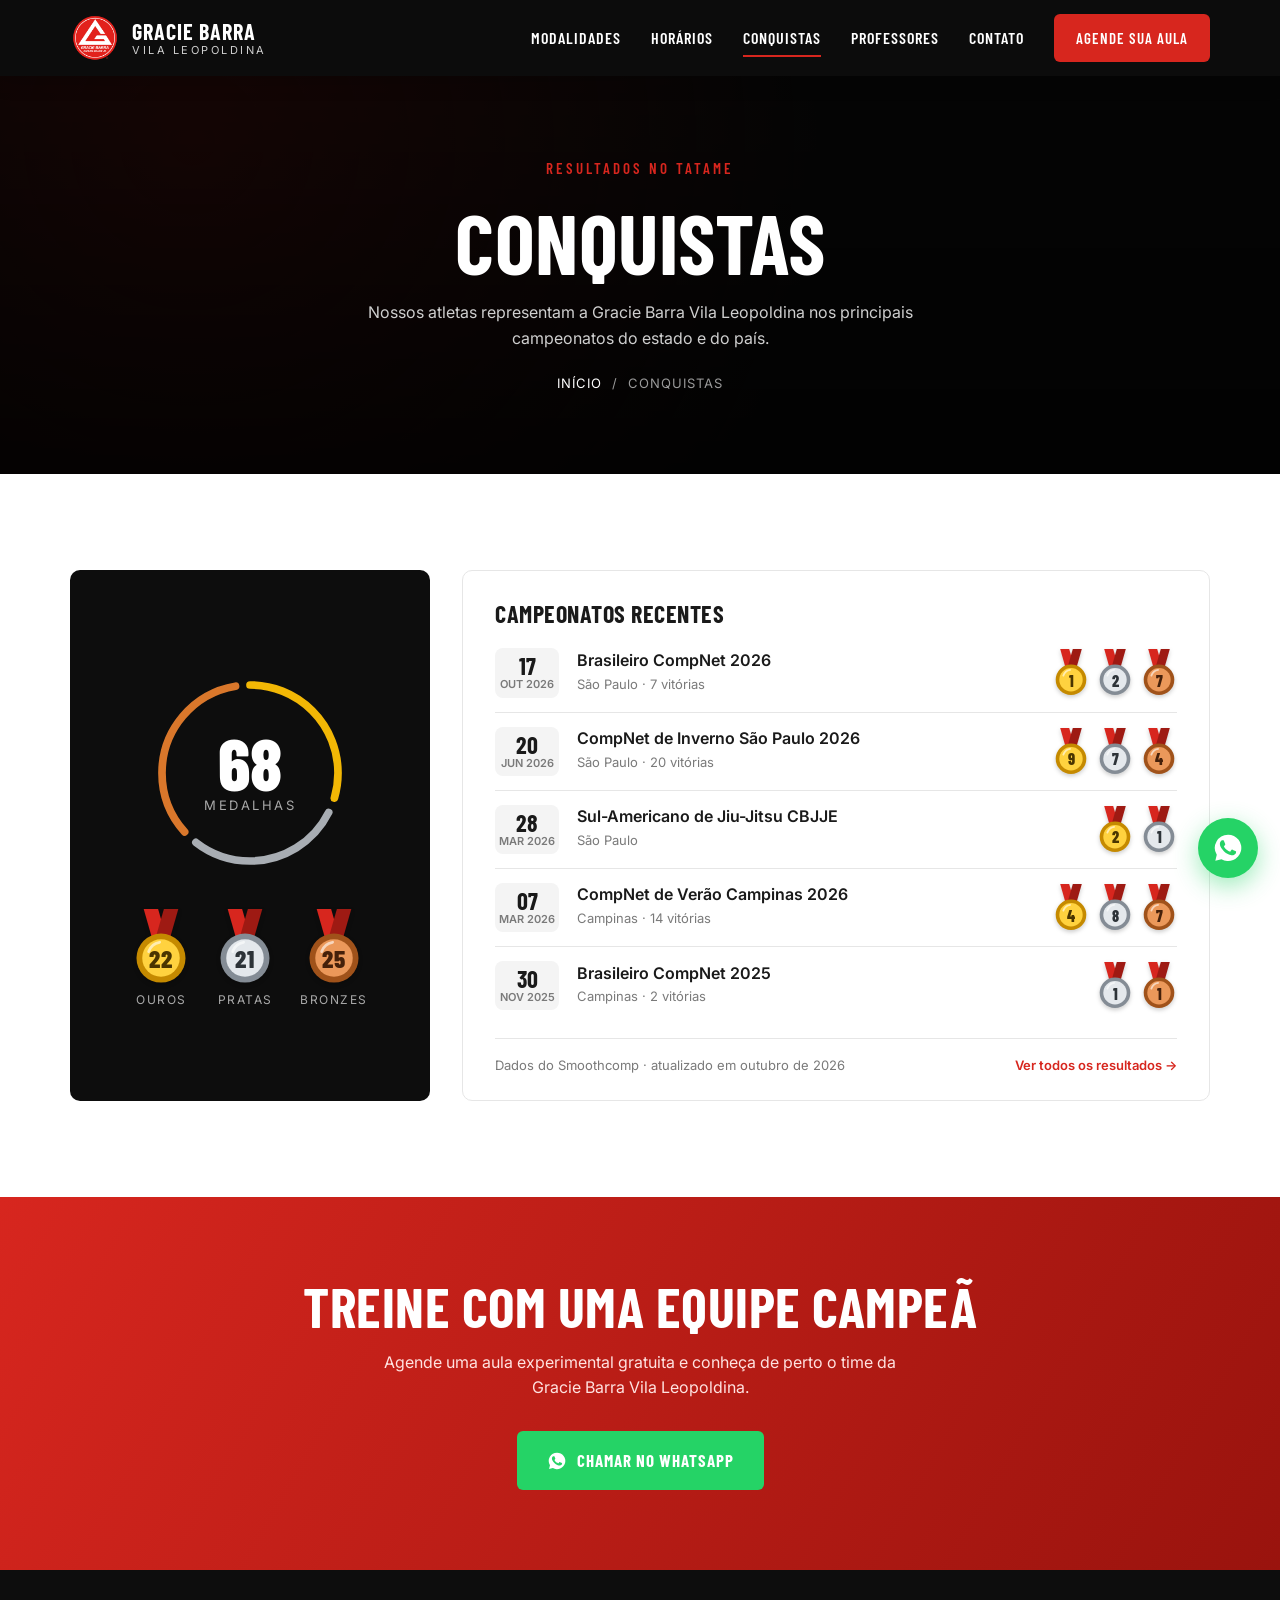
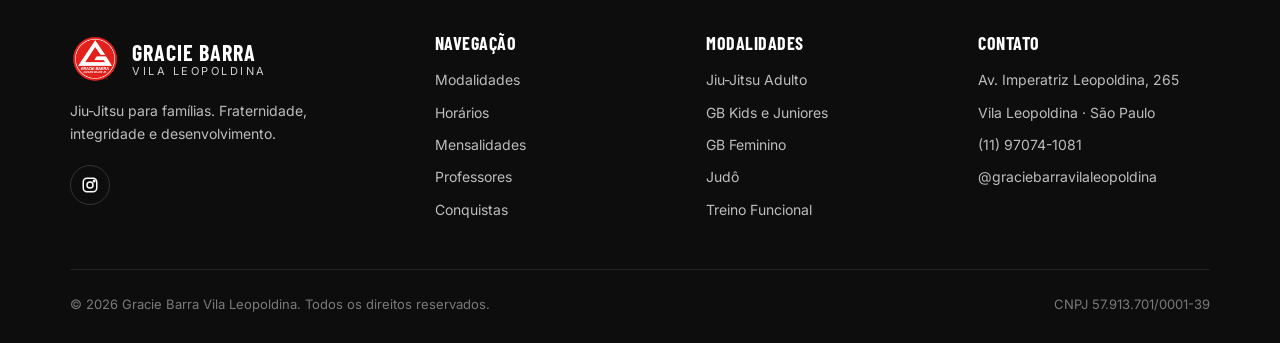
<file: conquistas.html>
<!doctype html>
<html lang="pt-BR">
<head>
  <meta charset="utf-8">
  <meta name="viewport" content="width=device-width, initial-scale=1">
  <title>Conquistas | Gracie Barra Vila Leopoldina</title>
  <meta name="description" content="Medalhas e campeonatos da equipe Gracie Barra Vila Leopoldina: resultados em CompNet, CBJJE e outros torneios.">
  <meta name="theme-color" content="#0d0d0d">
  <link rel="icon" href="img/logo.png">
  <link rel="preconnect" href="https://fonts.googleapis.com">
  <link rel="preconnect" href="https://fonts.gstatic.com" crossorigin>
  <link href="https://fonts.googleapis.com/css2?family=Barlow+Condensed:wght@600;700;800&family=Inter:wght@400;500;600&display=swap" rel="stylesheet">
  <link rel="stylesheet" href="css/style.css">
</head>
<body>

  <!-- ================= HEADER ================= -->
  <header class="header header--solid">
    <div class="container">
      <a href="index.html" class="logo" aria-label="Gracie Barra Vila Leopoldina — início">
        <img src="img/logo.png" alt="">
        <span class="logo-text"><strong>Gracie Barra</strong><span>Vila Leopoldina</span></span>
      </a>

      <nav class="nav" aria-label="Menu principal">
        <a href="index.html#modalidades">Modalidades</a>
        <a href="index.html#horarios">Horários</a>
        <a href="conquistas.html" class="is-active" aria-current="page">Conquistas</a>
        <a href="professores.html">Professores</a>
        <a href="index.html#localizacao">Contato</a>
        <a href="#" class="btn btn--red" data-wa="Olá! Gostaria de agendar uma aula experimental.">Agende sua aula</a>
      </nav>

      <button class="menu-toggle" aria-label="Abrir menu" aria-expanded="false"><span></span></button>
    </div>
  </header>

  <main>
    <!-- ================= TÍTULO ================= -->
    <section class="page-hero">
      <div class="container">
        <span class="eyebrow">Resultados no tatame</span>
        <h1>Conquistas</h1>
        <p>Nossos atletas representam a Gracie Barra Vila Leopoldina nos principais campeonatos do estado e do país.</p>
        <div class="breadcrumb"><a href="index.html">Início</a> &nbsp;/&nbsp; Conquistas</div>
      </div>
    </section>

    <!-- Desenho da medalha (fita + disco), reutilizado em todas as medalhas da página -->
    <svg class="svg-sprite" aria-hidden="true">
      <symbol id="medalha" viewBox="0 0 40 52">
        <path d="M8 0h10l6 21H14z" style="fill: var(--fita-1)"/>
        <path d="M22 0h10l-6 21H16z" style="fill: var(--fita-2)"/>
        <circle cx="20" cy="34" r="17" style="fill: var(--aro)"/>
        <circle cx="20" cy="34" r="13" style="fill: var(--face)"/>
        <path d="M11.5 29.5a9.5 9.5 0 0 1 7.5-6.4" fill="none" stroke="#fff" stroke-opacity=".6" stroke-width="2" stroke-linecap="round"/>
      </symbol>
    </svg>

    <!--
      Dados do perfil da academia no Smoothcomp (https://smoothcomp.com/pt_BR/club/73674).
      O js/main.js atualiza esta seção sozinho ao abrir a página (data-smoothcomp = id da academia).
      Os números abaixo são o retrato atual e aparecem se o Smoothcomp não responder; vale atualizá-los de vez em quando.
      Arcos do anel: circunferência 502.65 (r=80); cada arco = total da cor / total geral × 502.65,
      menos 14 de espaço (por causa das pontas arredondadas).
    -->
    <section class="section">
      <div class="container">
        <div class="medals" data-smoothcomp="73674">
          <div class="medals-total">
            <div class="medals-ring">
              <svg viewBox="0 0 200 200" aria-hidden="true">
                <g transform="rotate(-90 100 100)" fill="none" stroke-width="7" stroke-linecap="round">
                  <circle cx="100" cy="100" r="80" class="arc arc--gold" stroke-dasharray="148.6 502.65" stroke-dashoffset="0"/>
                  <circle cx="100" cy="100" r="80" class="arc arc--silver" stroke-dasharray="141.2 502.65" stroke-dashoffset="-162.6"/>
                  <circle cx="100" cy="100" r="80" class="arc arc--bronze" stroke-dasharray="170.8 502.65" stroke-dashoffset="-317.8"/>
                </g>
              </svg>
              <div class="medals-count"><strong>68</strong><span>Medalhas</span></div>
            </div>
            <div class="medals-split">
              <div class="medal-stat"><span class="medalha medalha--ouro medalha--lg" title="Ouro"><svg aria-hidden="true"><use href="#medalha"/></svg><b>22</b></span><span>Ouros</span></div>
              <div class="medal-stat"><span class="medalha medalha--prata medalha--lg" title="Prata"><svg aria-hidden="true"><use href="#medalha"/></svg><b>21</b></span><span>Pratas</span></div>
              <div class="medal-stat"><span class="medalha medalha--bronze medalha--lg" title="Bronze"><svg aria-hidden="true"><use href="#medalha"/></svg><b>25</b></span><span>Bronzes</span></div>
            </div>
          </div>

          <div class="medals-events">
            <h3>Campeonatos recentes</h3>
            <ul class="events">
              <li class="event">
                <time datetime="2026-10-17"><b>17</b>out 2026</time>
                <div class="event-info"><strong>Brasileiro CompNet 2026</strong><span>São Paulo · 7 vitórias</span></div>
                <div class="event-medals"><span class="medalha medalha--ouro" title="Ouro"><svg aria-hidden="true"><use href="#medalha"/></svg><b>1</b></span><span class="medalha medalha--prata" title="Prata"><svg aria-hidden="true"><use href="#medalha"/></svg><b>2</b></span><span class="medalha medalha--bronze" title="Bronze"><svg aria-hidden="true"><use href="#medalha"/></svg><b>7</b></span></div>
              </li>
              <li class="event">
                <time datetime="2026-06-20"><b>20</b>jun 2026</time>
                <div class="event-info"><strong>CompNet de Inverno São Paulo 2026</strong><span>São Paulo · 20 vitórias</span></div>
                <div class="event-medals"><span class="medalha medalha--ouro" title="Ouro"><svg aria-hidden="true"><use href="#medalha"/></svg><b>9</b></span><span class="medalha medalha--prata" title="Prata"><svg aria-hidden="true"><use href="#medalha"/></svg><b>7</b></span><span class="medalha medalha--bronze" title="Bronze"><svg aria-hidden="true"><use href="#medalha"/></svg><b>4</b></span></div>
              </li>
              <li class="event">
                <time datetime="2026-03-28"><b>28</b>mar 2026</time>
                <div class="event-info"><strong>Sul-Americano de Jiu-Jitsu CBJJE</strong><span>São Paulo</span></div>
                <div class="event-medals"><span class="medalha medalha--ouro" title="Ouro"><svg aria-hidden="true"><use href="#medalha"/></svg><b>2</b></span><span class="medalha medalha--prata" title="Prata"><svg aria-hidden="true"><use href="#medalha"/></svg><b>1</b></span></div>
              </li>
              <li class="event">
                <time datetime="2026-03-07"><b>07</b>mar 2026</time>
                <div class="event-info"><strong>CompNet de Verão Campinas 2026</strong><span>Campinas · 14 vitórias</span></div>
                <div class="event-medals"><span class="medalha medalha--ouro" title="Ouro"><svg aria-hidden="true"><use href="#medalha"/></svg><b>4</b></span><span class="medalha medalha--prata" title="Prata"><svg aria-hidden="true"><use href="#medalha"/></svg><b>8</b></span><span class="medalha medalha--bronze" title="Bronze"><svg aria-hidden="true"><use href="#medalha"/></svg><b>7</b></span></div>
              </li>
              <li class="event">
                <time datetime="2025-11-30"><b>30</b>nov 2025</time>
                <div class="event-info"><strong>Brasileiro CompNet 2025</strong><span>Campinas · 2 vitórias</span></div>
                <div class="event-medals"><span class="medalha medalha--prata" title="Prata"><svg aria-hidden="true"><use href="#medalha"/></svg><b>1</b></span><span class="medalha medalha--bronze" title="Bronze"><svg aria-hidden="true"><use href="#medalha"/></svg><b>1</b></span></div>
              </li>
            </ul>
            <div class="medals-foot">
              <span class="medals-updated">Dados do Smoothcomp · atualizado em outubro de 2026</span>
              <a href="https://smoothcomp.com/pt_BR/club/73674" target="_blank" rel="noopener" class="medals-link">Ver todos os resultados →</a>
            </div>
          </div>
        </div>
      </div>
    </section>

    <!-- ================= CTA ================= -->
    <section class="cta">
      <div class="container">
        <h2>Treine com uma equipe campeã</h2>
        <p>Agende uma aula experimental gratuita e conheça de perto o time da Gracie Barra Vila Leopoldina.</p>
        <a href="#" class="btn btn--whatsapp" data-wa="Olá! Quero agendar minha aula experimental gratuita.">
          <svg viewBox="0 0 24 24" fill="currentColor"><path d="M12.04 2a9.9 9.9 0 00-8.46 15.05L2.5 21.5l4.58-1.06A9.9 9.9 0 1012.04 2zm5.8 14.03c-.25.7-1.45 1.33-2 1.4-.52.08-1.17.11-1.89-.12a17 17 0 01-1.71-.63c-3-1.3-4.97-4.33-5.12-4.53-.15-.2-1.22-1.62-1.22-3.1 0-1.47.77-2.2 1.05-2.5.27-.3.6-.37.8-.37h.57c.18 0 .43-.07.67.51.25.6.85 2.07.92 2.22.08.15.13.32.03.52-.1.2-.15.33-.3.5-.15.18-.31.39-.45.52-.15.15-.3.31-.13.61.18.3.78 1.29 1.67 2.08 1.15 1.03 2.12 1.35 2.42 1.5.3.15.47.12.65-.08.17-.2.75-.87.95-1.17.2-.3.4-.25.67-.15.28.1 1.75.83 2.05.98.3.15.5.22.57.35.08.12.08.72-.17 1.42z"/></svg>
          Chamar no WhatsApp
        </a>
      </div>
    </section>
  </main>

  <!-- ================= FOOTER ================= -->
  <footer class="footer">
    <div class="container">
      <div class="footer-grid">
        <div class="footer-about">
          <a href="index.html" class="logo">
            <img src="img/logo.png" alt="">
            <span class="logo-text"><strong>Gracie Barra</strong><span>Vila Leopoldina</span></span>
          </a>
          <p>Jiu-Jitsu para famílias. Fraternidade, integridade e desenvolvimento.</p>
          <div class="social">
            <a href="https://www.instagram.com/graciebarravilaleopoldina/" target="_blank" rel="noopener" aria-label="Instagram">
              <svg viewBox="0 0 24 24" fill="none" stroke="currentColor" stroke-width="2"><rect x="3" y="3" width="18" height="18" rx="5"/><circle cx="12" cy="12" r="4"/><circle cx="17.5" cy="6.5" r="1" fill="currentColor"/></svg>
            </a>
          </div>
        </div>
        <div>
          <h4>Navegação</h4>
          <ul>
            <li><a href="index.html#modalidades">Modalidades</a></li>
            <li><a href="index.html#horarios">Horários</a></li>
            <li><a href="index.html#mensalidades">Mensalidades</a></li>
            <li><a href="professores.html">Professores</a></li>
            <li><a href="conquistas.html">Conquistas</a></li>
          </ul>
        </div>
        <div>
          <h4>Modalidades</h4>
          <ul>
            <li>Jiu-Jitsu Adulto</li>
            <li>GB Kids e Juniores</li>
            <li>GB Feminino</li>
            <li>Judô</li>
            <li>Treino Funcional</li>
          </ul>
        </div>
        <div>
          <h4>Contato</h4>
          <ul>
            <li>Av. Imperatriz Leopoldina, 265</li>
            <li>Vila Leopoldina · São Paulo</li>
            <li><a href="#" data-wa="Olá!">(11) 97074-1081</a></li>
            <li><a href="https://www.instagram.com/graciebarravilaleopoldina/" target="_blank" rel="noopener">@graciebarravilaleopoldina</a></li>
          </ul>
        </div>
      </div>
      <div class="footer-bottom">
        <span>© <span data-year>2026</span> Gracie Barra Vila Leopoldina. Todos os direitos reservados.</span>
        <span>CNPJ 57.913.701/0001-39</span>
      </div>
    </div>
  </footer>

  <a href="#" class="wa-float" data-wa="Olá! Gostaria de agendar uma aula experimental." aria-label="Fale conosco no WhatsApp">
    <svg viewBox="0 0 24 24" fill="currentColor"><path d="M12.04 2a9.9 9.9 0 00-8.46 15.05L2.5 21.5l4.58-1.06A9.9 9.9 0 1012.04 2zm5.8 14.03c-.25.7-1.45 1.33-2 1.4-.52.08-1.17.11-1.89-.12a17 17 0 01-1.71-.63c-3-1.3-4.97-4.33-5.12-4.53-.15-.2-1.22-1.62-1.22-3.1 0-1.47.77-2.2 1.05-2.5.27-.3.6-.37.8-.37h.57c.18 0 .43-.07.67.51.25.6.85 2.07.92 2.22.08.15.13.32.03.52-.1.2-.15.33-.3.5-.15.18-.31.39-.45.52-.15.15-.3.31-.13.61.18.3.78 1.29 1.67 2.08 1.15 1.03 2.12 1.35 2.42 1.5.3.15.47.12.65-.08.17-.2.75-.87.95-1.17.2-.3.4-.25.67-.15.28.1 1.75.83 2.05.98.3.15.5.22.57.35.08.12.08.72-.17 1.42z"/></svg>
  </a>

  <script src="js/main.js"></script>
</body>
</html>
</file>
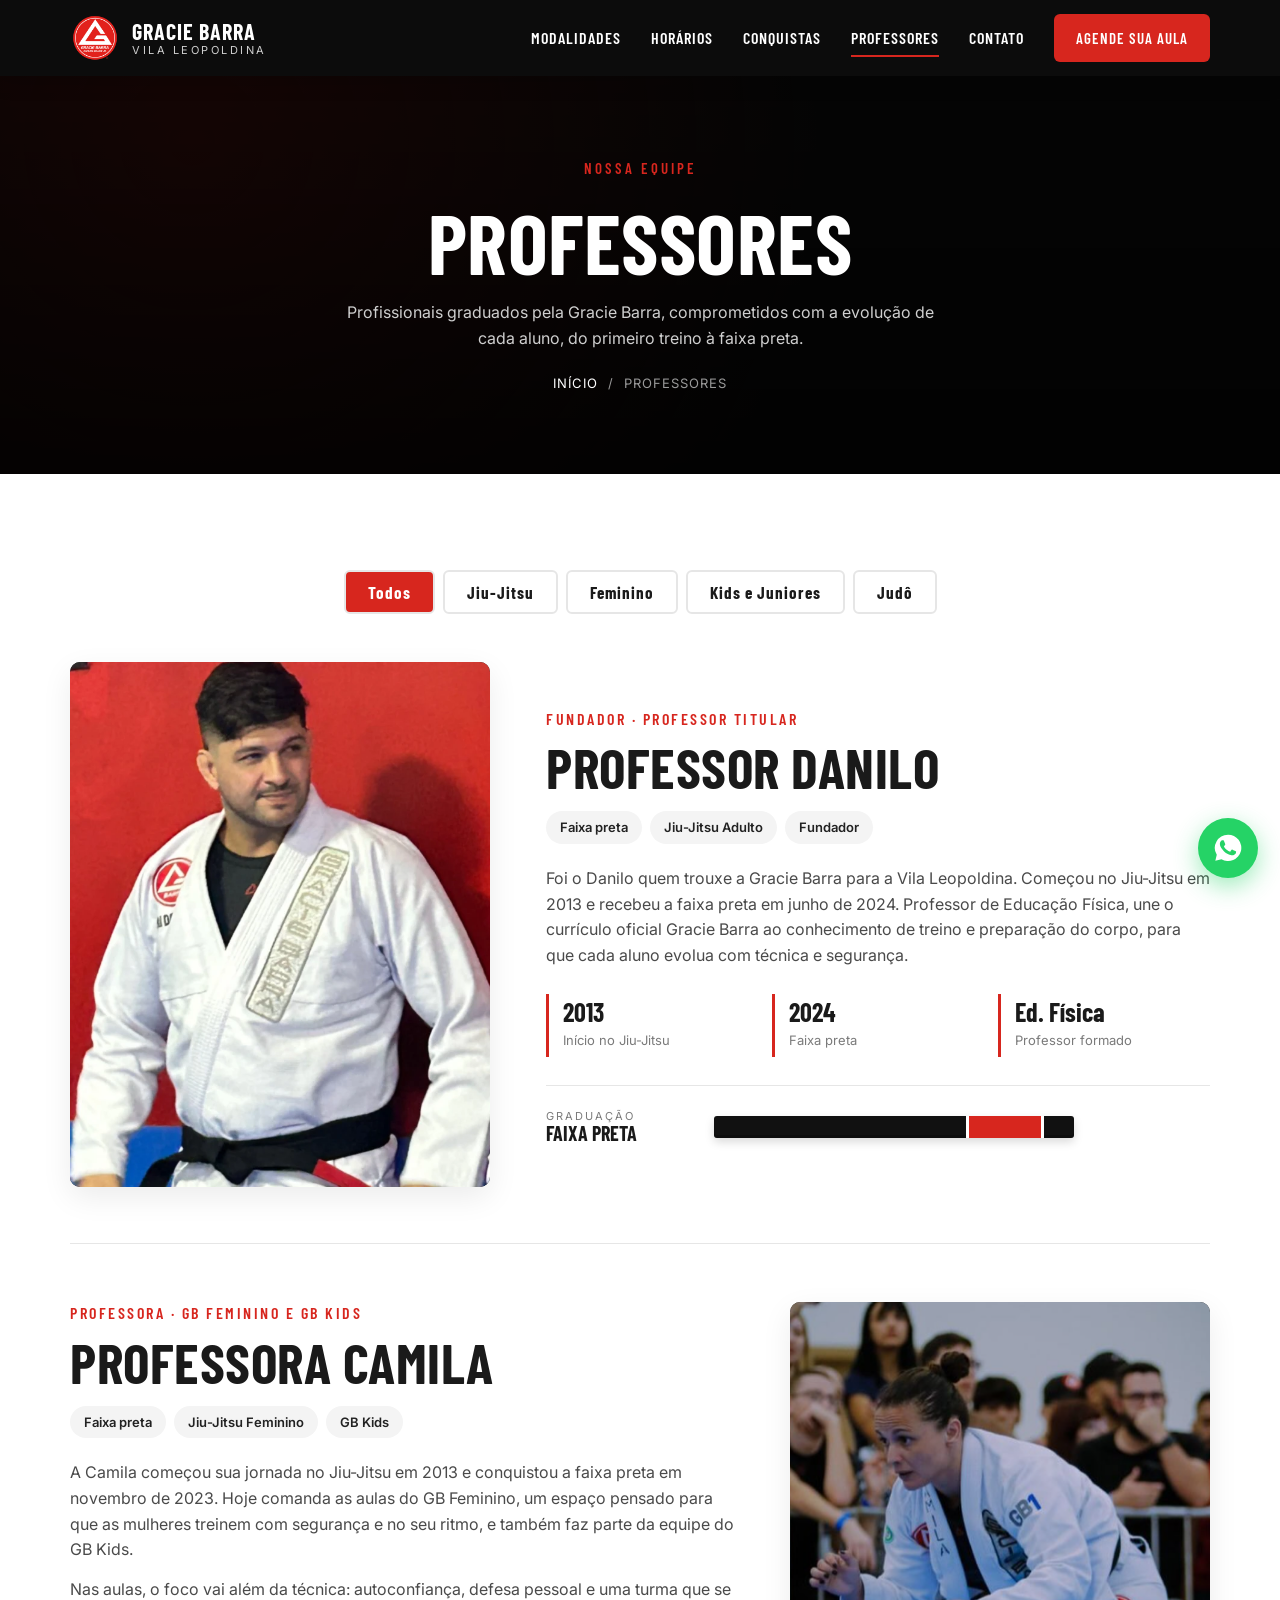
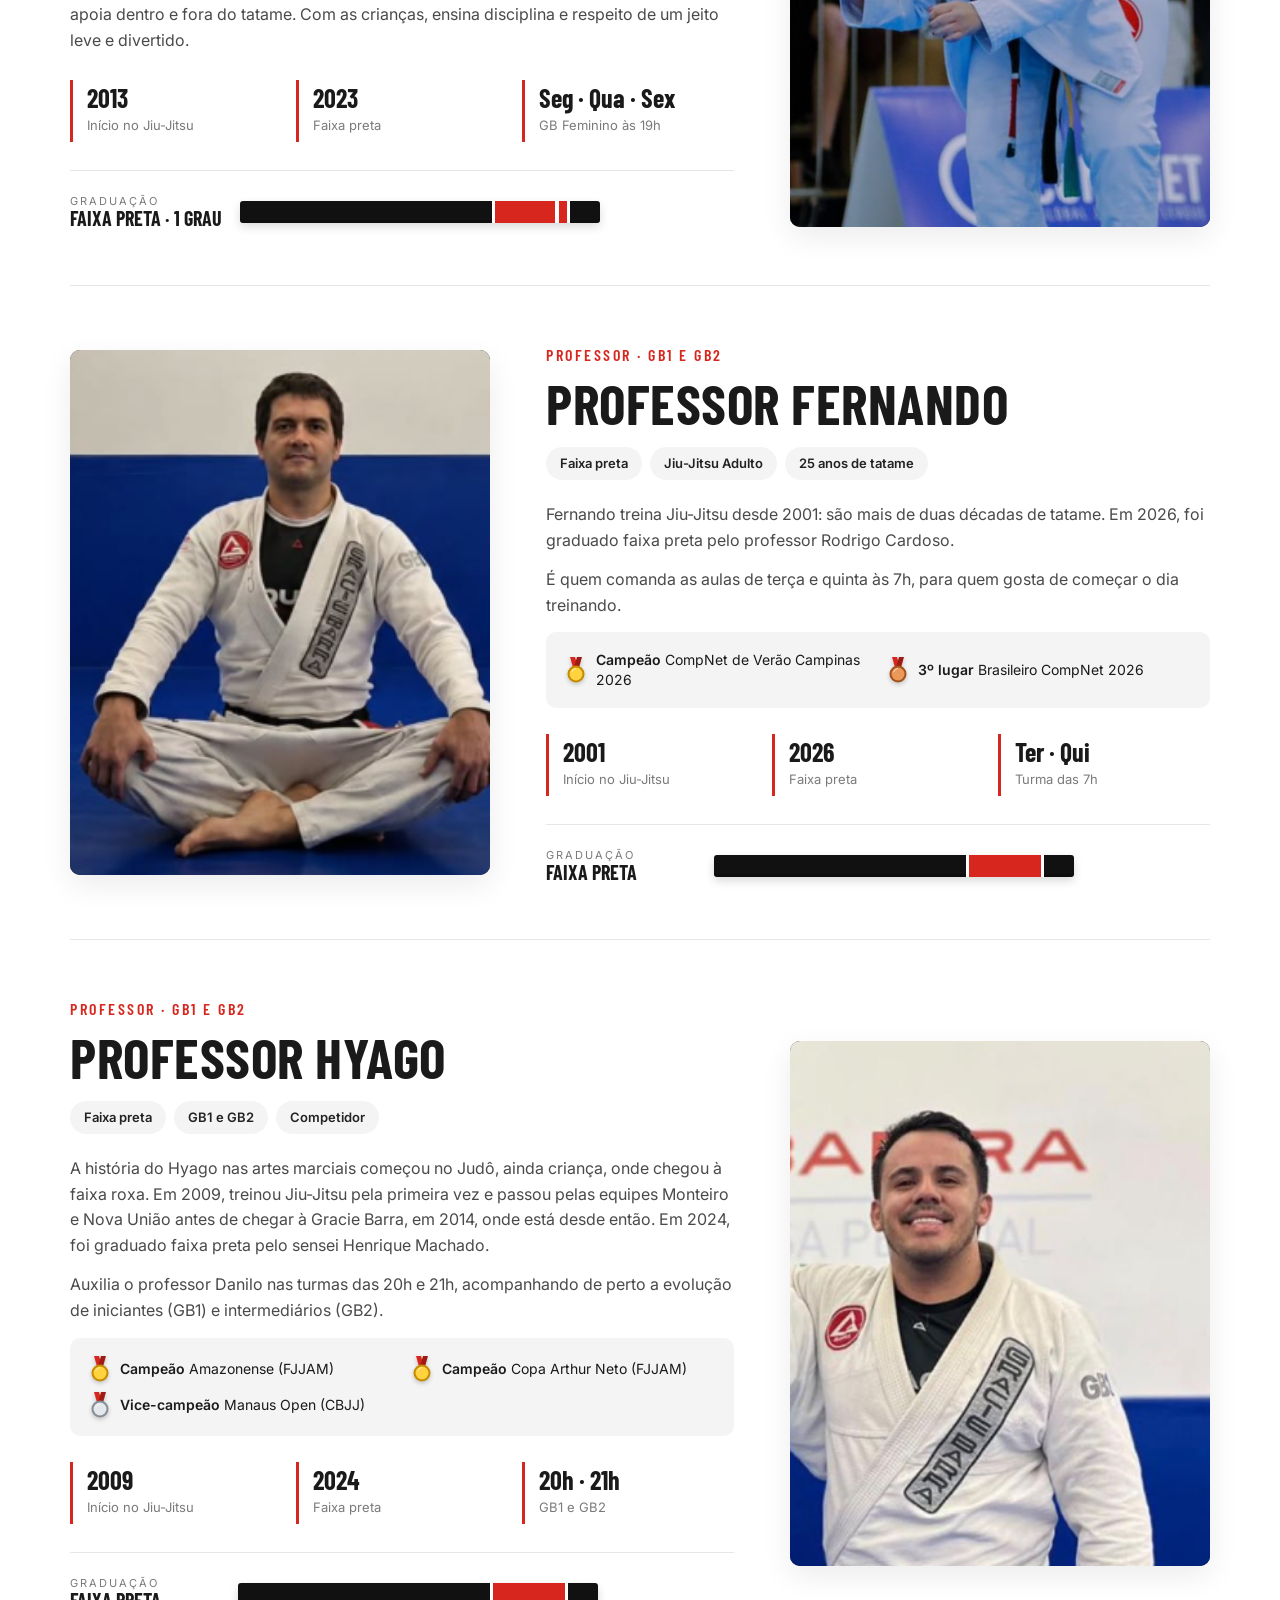
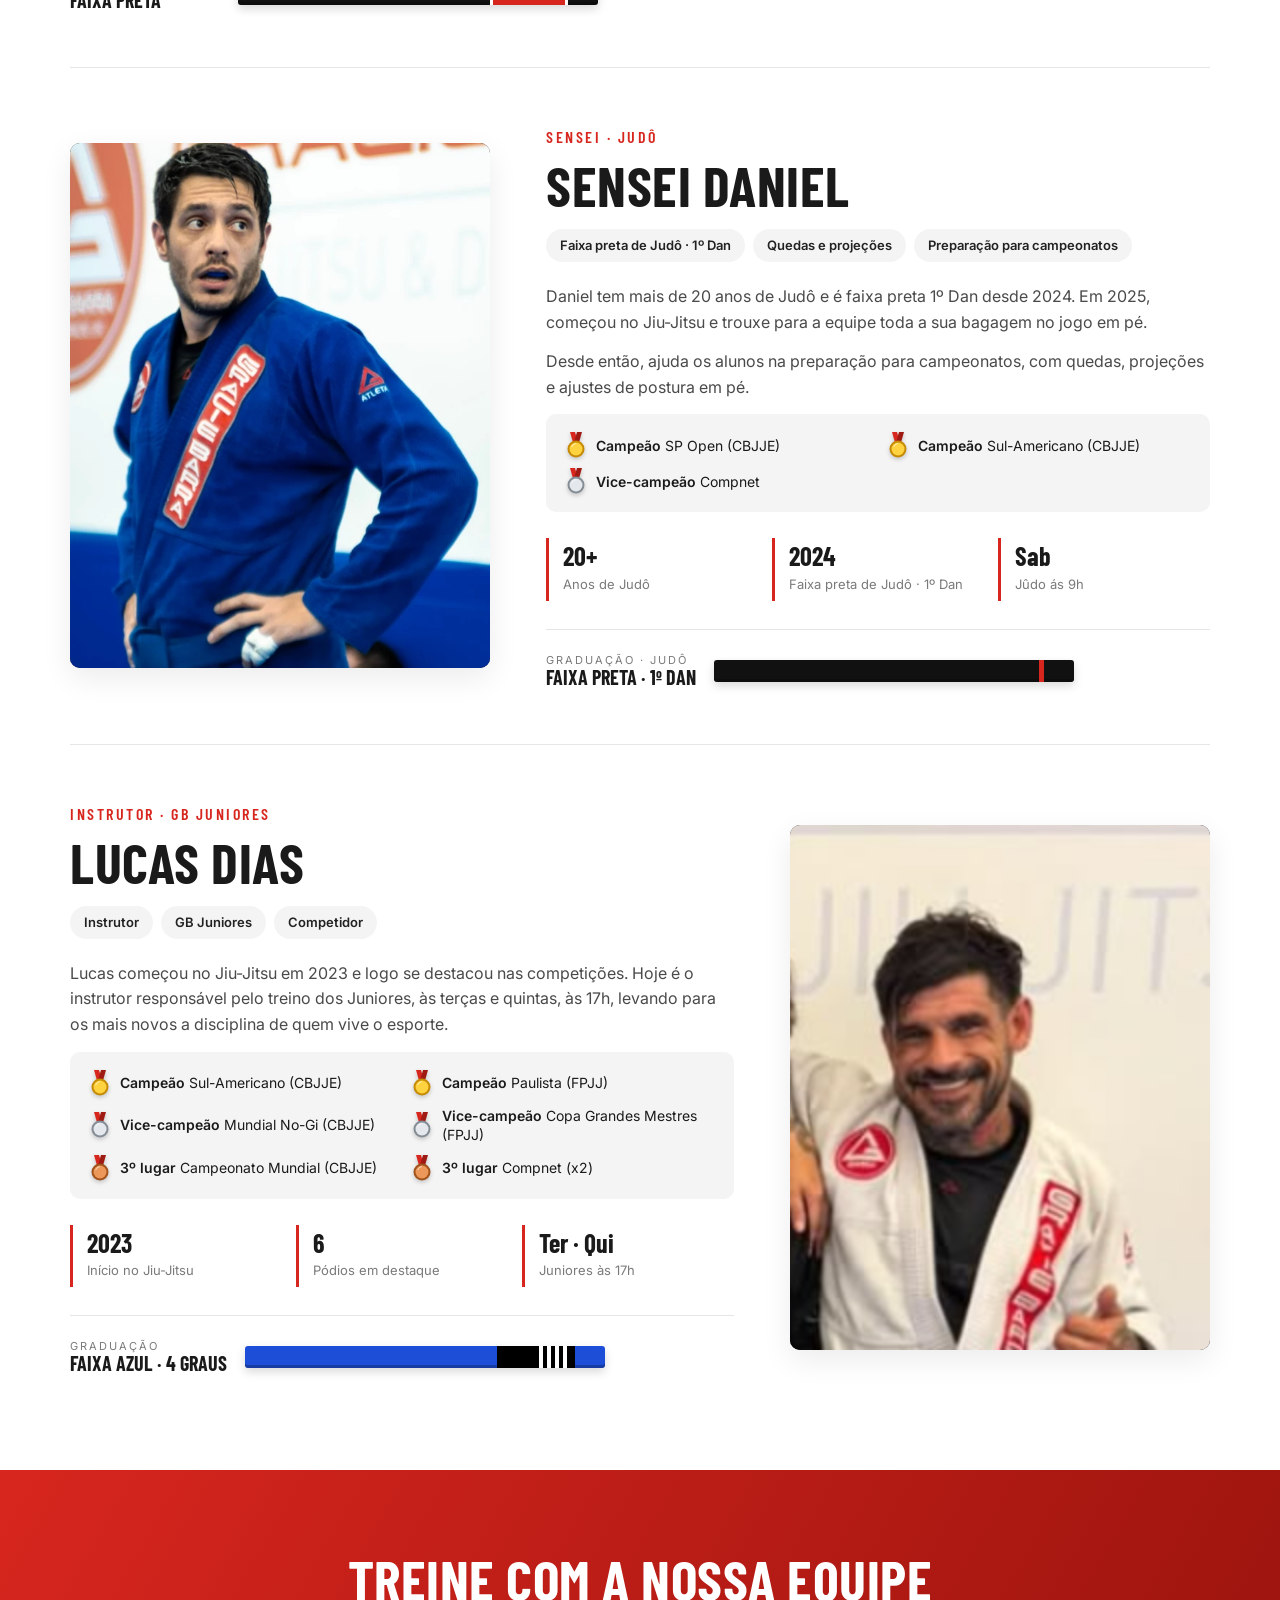
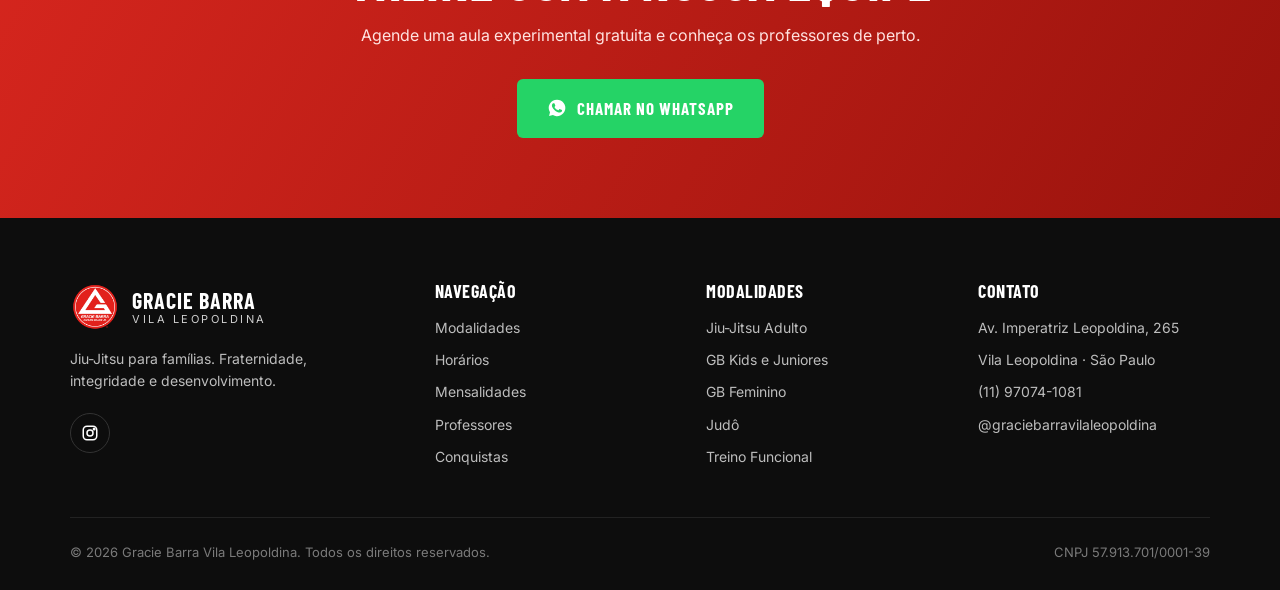
<file: professores.html>
<!doctype html>
<html lang="pt-BR">
<head>
  <meta charset="utf-8">
  <meta name="viewport" content="width=device-width, initial-scale=1">
  <title>Professores | Gracie Barra Vila Leopoldina</title>
  <meta name="description" content="Conheça os professores da Gracie Barra Vila Leopoldina: Jiu-Jitsu adulto, GB Feminino, GB Kids e Juniores e Judô.">
  <meta name="theme-color" content="#0d0d0d">
  <link rel="icon" href="img/logo.png">
  <link rel="preconnect" href="https://fonts.googleapis.com">
  <link rel="preconnect" href="https://fonts.gstatic.com" crossorigin>
  <link href="https://fonts.googleapis.com/css2?family=Barlow+Condensed:wght@600;700;800&family=Inter:wght@400;500;600&display=swap" rel="stylesheet">
  <link rel="stylesheet" href="css/style.css">
</head>
<body>

  <!-- ================= HEADER ================= -->
  <header class="header header--solid">
    <div class="container">
      <a href="index.html" class="logo" aria-label="Gracie Barra Vila Leopoldina — início">
        <img src="img/logo.png" alt="">
        <span class="logo-text"><strong>Gracie Barra</strong><span>Vila Leopoldina</span></span>
      </a>

      <nav class="nav" aria-label="Menu principal">
        <a href="index.html#modalidades">Modalidades</a>
        <a href="index.html#horarios">Horários</a>
        <a href="conquistas.html">Conquistas</a>
        <a href="professores.html" class="is-active" aria-current="page">Professores</a>
        <a href="index.html#localizacao">Contato</a>
        <a href="#" class="btn btn--red" data-wa="Olá! Gostaria de agendar uma aula experimental.">Agende sua aula</a>
      </nav>

      <button class="menu-toggle" aria-label="Abrir menu" aria-expanded="false"><span></span></button>
    </div>
  </header>

  <main>
    <!-- Desenho da medalha (fita + disco), reutilizado em todas as medalhas da página -->
    <svg class="svg-sprite" aria-hidden="true">
      <symbol id="medalha" viewBox="0 0 40 52">
        <path d="M8 0h10l6 21H14z" style="fill: var(--fita-1)"/>
        <path d="M22 0h10l-6 21H16z" style="fill: var(--fita-2)"/>
        <circle cx="20" cy="34" r="17" style="fill: var(--aro)"/>
        <circle cx="20" cy="34" r="13" style="fill: var(--face)"/>
        <path d="M11.5 29.5a9.5 9.5 0 0 1 7.5-6.4" fill="none" stroke="#fff" stroke-opacity=".6" stroke-width="2" stroke-linecap="round"/>
      </symbol>
    </svg>

    <!-- ================= TÍTULO ================= -->
    <section class="page-hero">
      <div class="container">
        <span class="eyebrow">Nossa equipe</span>
        <h1>Professores</h1>
        <p>Profissionais graduados pela Gracie Barra, comprometidos com a evolução de cada aluno, do primeiro treino à faixa preta.</p>
        <div class="breadcrumb"><a href="index.html">Início</a> &nbsp;/&nbsp; Professores</div>
      </div>
    </section>

    <!-- ================= LISTA ================= -->
    <section class="section">
      <div class="container">

        <div class="team-filter" role="toolbar" aria-label="Filtrar por modalidade">
          <button class="tab is-active" data-filter="todos">Todos</button>
          <button class="tab" data-filter="jiu-jitsu">Jiu-Jitsu</button>
          <button class="tab" data-filter="feminino">Feminino</button>
          <button class="tab" data-filter="kids">Kids e Juniores</button>
          <button class="tab" data-filter="judo">Judô</button>
        </div>

        <!--
          Para cada professor:
          - Foto em img/professores/. O enquadramento é ajustado por style="--pos: X% Y%" na .foto.
          - data-modalidades: usado pelo filtro (jiu-jitsu, feminino, kids, judo).
          - Faixa: belt--preta | belt--marrom | belt--roxa | belt--azul | belt--judo (sem ponteira; cada <b> é um Dan, em vermelho).
            Fica em .teacher-belt, abaixo dos destaques. Cada <b> dentro do <i> é um grau.
          - "teacher--reverse" coloca a foto à direita.
        -->
        <div class="team-list">

          <!-- Danilo -->
          <article class="teacher" id="danilo" data-modalidades="jiu-jitsu kids">
            <div class="teacher-photo">
              <div class="foto" style="--pos: 50% 20%">
                <img src="img/professores/danilo.webp" alt="Professor Danilo de kimono branco e faixa preta" onerror="this.remove()">
                <span class="foto-placeholder">D</span>
              </div>
            </div>
            <div class="teacher-body">
              <span class="role">Fundador · Professor titular</span>
              <h2>Professor Danilo</h2>
              <div class="teacher-tags">
                <span>Faixa preta</span>
                <span>Jiu-Jitsu Adulto</span>
                <span>Fundador</span>
              </div>
              <p>Foi o Danilo quem trouxe a Gracie Barra para a Vila Leopoldina. Começou no Jiu-Jitsu em 2013 e recebeu a faixa preta em junho de 2024. Professor de Educação Física, une o currículo oficial Gracie Barra ao conhecimento de treino e preparação do corpo, para que cada aluno evolua com técnica e segurança.</p>
              <div class="teacher-facts">
                <div><strong>2013</strong><span>Início no Jiu-Jitsu</span></div>
                <div><strong>2024</strong><span>Faixa preta</span></div>
                <div><strong>Ed. Física</strong><span>Professor formado</span></div>
              </div>
              <div class="teacher-belt">
                <div class="teacher-belt-label"><small>Graduação</small><strong>Faixa preta</strong></div>
                <div class="belt belt--preta"><i></i><span class="belt-end" aria-hidden="true"></span></div>
              </div>
            </div>
          </article>

          <!-- Camila -->
          <article class="teacher teacher--reverse" id="camila" data-modalidades="jiu-jitsu feminino kids">
            <div class="teacher-photo">
              <div class="foto" style="--pos: 50% 0%">
                <img src="img/professores/camila.png" alt="Professora Camila em posição de luta durante campeonato" onerror="this.remove()">
                <span class="foto-placeholder">C</span>
              </div>
            </div>
            <div class="teacher-body">
              <span class="role">Professora · GB Feminino e GB Kids</span>
              <h2>Professora Camila</h2>
              <div class="teacher-tags">
                <span>Faixa preta</span>
                <span>Jiu-Jitsu Feminino</span>
                <span>GB Kids</span>
              </div>
              <p>A Camila começou sua jornada no Jiu-Jitsu em 2013 e conquistou a faixa preta em novembro de 2023. Hoje comanda as aulas do GB Feminino, um espaço pensado para que as mulheres treinem com segurança e no seu ritmo, e também faz parte da equipe do GB Kids.</p>
              <p>Nas aulas, o foco vai além da técnica: autoconfiança, defesa pessoal e uma turma que se apoia dentro e fora do tatame. Com as crianças, ensina disciplina e respeito de um jeito leve e divertido.</p>
              <div class="teacher-facts">
                <div><strong>2013</strong><span>Início no Jiu-Jitsu</span></div>
                <div><strong>2023</strong><span>Faixa preta</span></div>
                <div><strong>Seg · Qua · Sex</strong><span>GB Feminino às 19h</span></div>
              </div>
              <div class="teacher-belt">
                <div class="teacher-belt-label"><small>Graduação</small><strong>Faixa preta · 1 grau</strong></div>
                <div class="belt belt--preta belt--camila" role="img" aria-label="Faixa preta com um grau"><i><b></b></i><span class="belt-end" aria-hidden="true"></span></div>
              </div>
            </div>
          </article>

          <!-- Fernando -->
          <article class="teacher" id="fernando" data-modalidades="jiu-jitsu">
            <div class="teacher-photo">
              <div class="foto" style="--pos: 50% 0%">
                <img src="img/professores/fernando.png" alt="Professor Fernando Nobre sentado no tatame" onerror="this.remove()">
                <span class="foto-placeholder">F</span>
              </div>
            </div>
            <div class="teacher-body">
              <span class="role">Professor · GB1 e GB2</span>
              <h2>Professor Fernando </h2>
              <div class="teacher-tags">
                <span>Faixa preta</span>
                <span>Jiu-Jitsu Adulto</span>
                <span>25 anos de tatame</span>
              </div>
              <p>Fernando treina Jiu-Jitsu desde 2001: são mais de duas décadas de tatame. Em 2026, foi graduado faixa preta pelo professor Rodrigo Cardoso.</p>
              <p>É quem comanda as aulas de terça e quinta às 7h, para quem gosta de começar o dia treinando.</p>
              <ul class="teacher-titles" aria-label="Principais conquistas">
                <li><span class="medalha medalha--ouro medalha--sm" role="img" aria-label="Ouro"><svg aria-hidden="true"><use href="#medalha"/></svg></span><span><strong>Campeão</strong> CompNet de Verão Campinas 2026</span></li>
                <li><span class="medalha medalha--bronze medalha--sm" role="img" aria-label="Bronze"><svg aria-hidden="true"><use href="#medalha"/></svg></span><span><strong>3º lugar</strong> Brasileiro CompNet 2026</span></li>
              </ul>
              <div class="teacher-facts">
                <div><strong>2001</strong><span>Início no Jiu-Jitsu</span></div>
                <div><strong>2026</strong><span>Faixa preta</span></div>
                <div><strong>Ter · Qui</strong><span>Turma das 7h</span></div>
              </div>
              <div class="teacher-belt">
                <div class="teacher-belt-label"><small>Graduação</small><strong>Faixa preta</strong></div>
                <div class="belt belt--preta"><i></i><span class="belt-end" aria-hidden="true"></span></div>
              </div>
            </div>
          </article>

          <!-- Hyago -->
          <article class="teacher teacher--reverse" id="hyago" data-modalidades="jiu-jitsu">
            <div class="teacher-photo">
              <div class="foto" style="--pos: 50% 6%">
                <img src="img/professores/hyago.png" alt="Professor Hyago sorrindo de kimono branco e faixa preta" onerror="this.remove()">
                <span class="foto-placeholder">H</span>
              </div>
            </div>
            <div class="teacher-body">
              <span class="role">Professor · GB1 e GB2</span>
              <h2>Professor Hyago</h2>
              <div class="teacher-tags">
                <span>Faixa preta</span>
                <span>GB1 e GB2</span>
                <span>Competidor</span>
              </div>
              <p>A história do Hyago nas artes marciais começou no Judô, ainda criança, onde chegou à faixa roxa. Em 2009, treinou Jiu-Jitsu pela primeira vez e passou pelas equipes Monteiro e Nova União antes de chegar à Gracie Barra, em 2014, onde está desde então. Em 2024, foi graduado faixa preta pelo sensei Henrique Machado.</p>
              <p>Auxilia o professor Danilo nas turmas das 20h e 21h, acompanhando de perto a evolução de iniciantes (GB1) e intermediários (GB2).</p>
              <ul class="teacher-titles" aria-label="Principais conquistas">
                <li><span class="medalha medalha--ouro medalha--sm" role="img" aria-label="Ouro"><svg aria-hidden="true"><use href="#medalha"/></svg></span><span><strong>Campeão</strong> Amazonense (FJJAM)</span></li>
                <li><span class="medalha medalha--ouro medalha--sm" role="img" aria-label="Ouro"><svg aria-hidden="true"><use href="#medalha"/></svg></span><span><strong>Campeão</strong> Copa Arthur Neto (FJJAM)</span></li>
                <li><span class="medalha medalha--prata medalha--sm" role="img" aria-label="Prata"><svg aria-hidden="true"><use href="#medalha"/></svg></span><span><strong>Vice-campeão</strong> Manaus Open (CBJJ)</span></li>
              </ul>
              <div class="teacher-facts">
                <div><strong>2009</strong><span>Início no Jiu-Jitsu</span></div>
                <div><strong>2024</strong><span>Faixa preta</span></div>
                <div><strong>20h · 21h</strong><span>GB1 e GB2</span></div>
              </div>
              <div class="teacher-belt">
                <div class="teacher-belt-label"><small>Graduação</small><strong>Faixa preta</strong></div>
                <div class="belt belt--preta"><i></i><span class="belt-end" aria-hidden="true"></span></div>
              </div>
            </div>
          </article>

          <!-- Daniel -->
          <article class="teacher" id="daniel" data-modalidades="judo">
            <div class="teacher-photo">
              <div class="foto" style="--pos: 50% 12%">
                <img src="img/professores/daniel.webp" alt="Professor Daniel de kimono azul no tatame" onerror="this.remove()">
                <span class="foto-placeholder">D</span>
              </div>
            </div>
            <div class="teacher-body">
              <span class="role">Sensei · Judô</span>
              <h2>SENSEI Daniel</h2>
              <div class="teacher-tags">
                <span>Faixa preta de Judô · 1º Dan</span>
                <span>Quedas e projeções</span>
                <span>Preparação para campeonatos</span>
              </div>
              <p>Daniel tem mais de 20 anos de Judô e é faixa preta 1º Dan desde 2024. Em 2025, começou no Jiu-Jitsu e trouxe para a equipe toda a sua bagagem no jogo em pé.</p>
              <p>Desde então, ajuda os alunos na preparação para campeonatos, com quedas, projeções e ajustes de postura em pé.</p>
              <ul class="teacher-titles" aria-label="Principais conquistas">
                <li><span class="medalha medalha--ouro medalha--sm" role="img" aria-label="Ouro"><svg aria-hidden="true"><use href="#medalha"/></svg></span><span><strong>Campeão</strong> SP Open (CBJJE)</span></li>
                <li><span class="medalha medalha--ouro medalha--sm" role="img" aria-label="Ouro"><svg aria-hidden="true"><use href="#medalha"/></svg></span><span><strong>Campeão</strong> Sul-Americano (CBJJE)</span></li>
                <li><span class="medalha medalha--prata medalha--sm" role="img" aria-label="Prata"><svg aria-hidden="true"><use href="#medalha"/></svg></span><span><strong>Vice-campeão</strong> Compnet</span></li>
              </ul>
              <div class="teacher-facts">
                <div><strong>20+</strong><span>Anos de Judô</span></div>
                <div><strong>2024</strong><span>Faixa preta de Judô · 1º Dan</span></div>
                <div><strong>Sab</strong><span>Jûdo ás 9h</span></div>
              </div>
              <div class="teacher-belt">
                <div class="teacher-belt-label"><small>Graduação · Judô</small><strong>Faixa preta · 1º Dan</strong></div>
                <div class="belt belt--judo"><b></b></div>
              </div>
            </div>
          </article>

          <!-- Lucas Dias -->
          <article class="teacher teacher--reverse" id="lucas" data-modalidades="kids">
            <div class="teacher-photo">
              <div class="foto" style="--pos: 50% 3%">
                <img src="img/professores/lucas.png" alt="Instrutor Lucas Dias de kimono branco e faixa azul" onerror="this.remove()">
                <span class="foto-placeholder">L</span>
              </div>
            </div>
            <div class="teacher-body">
              <span class="role">Instrutor · GB Juniores</span>
              <h2>Lucas Dias</h2>
              <div class="teacher-tags">
                <span>Instrutor</span>
                <span>GB Juniores</span>
                <span>Competidor</span>
              </div>
              <p>Lucas começou no Jiu-Jitsu em 2023 e logo se destacou nas competições. Hoje é o instrutor responsável pelo treino dos Juniores, às terças e quintas, às 17h, levando para os mais novos a disciplina de quem vive o esporte.</p>
              <ul class="teacher-titles" aria-label="Principais conquistas">
                <li><span class="medalha medalha--ouro medalha--sm" role="img" aria-label="Ouro"><svg aria-hidden="true"><use href="#medalha"/></svg></span><span><strong>Campeão</strong> Sul-Americano (CBJJE)</span></li>
                <li><span class="medalha medalha--ouro medalha--sm" role="img" aria-label="Ouro"><svg aria-hidden="true"><use href="#medalha"/></svg></span><span><strong>Campeão</strong> Paulista (FPJJ)</span></li>
                <li><span class="medalha medalha--prata medalha--sm" role="img" aria-label="Prata"><svg aria-hidden="true"><use href="#medalha"/></svg></span><span><strong>Vice-campeão</strong> Mundial No-Gi (CBJJE)</span></li>
                <li><span class="medalha medalha--prata medalha--sm" role="img" aria-label="Prata"><svg aria-hidden="true"><use href="#medalha"/></svg></span><span><strong>Vice-campeão</strong> Copa Grandes Mestres (FPJJ)</span></li>
                <li><span class="medalha medalha--bronze medalha--sm" role="img" aria-label="Bronze"><svg aria-hidden="true"><use href="#medalha"/></svg></span><span><strong>3º lugar</strong> Campeonato Mundial (CBJJE)</span></li>
                <li><span class="medalha medalha--bronze medalha--sm" role="img" aria-label="Bronze"><svg aria-hidden="true"><use href="#medalha"/></svg></span><span><strong>3º lugar</strong> Compnet (x2)</span></li>
              </ul>
              <div class="teacher-facts">
                <div><strong>2023</strong><span>Início no Jiu-Jitsu</span></div>
                <div><strong>6</strong><span>Pódios em destaque</span></div>
                <div><strong>Ter · Qui</strong><span>Juniores às 17h</span></div>
              </div>
              <div class="teacher-belt">
                <div class="teacher-belt-label"><small>Graduação</small><strong>Faixa azul · 4 graus</strong></div>
                <div class="belt belt--azul"><i><b></b><b></b><b></b><b></b></i></div>
              </div>
            </div>
          </article>

        </div>
      </div>
    </section>

    <!-- ================= CTA ================= -->
    <section class="cta">
      <div class="container">
        <h2>Treine com a nossa equipe</h2>
        <p>Agende uma aula experimental gratuita e conheça os professores de perto.</p>
        <a href="#" class="btn btn--whatsapp" data-wa="Olá! Quero agendar minha aula experimental gratuita.">
          <svg viewBox="0 0 24 24" fill="currentColor"><path d="M12.04 2a9.9 9.9 0 00-8.46 15.05L2.5 21.5l4.58-1.06A9.9 9.9 0 1012.04 2zm5.8 14.03c-.25.7-1.45 1.33-2 1.4-.52.08-1.17.11-1.89-.12a17 17 0 01-1.71-.63c-3-1.3-4.97-4.33-5.12-4.53-.15-.2-1.22-1.62-1.22-3.1 0-1.47.77-2.2 1.05-2.5.27-.3.6-.37.8-.37h.57c.18 0 .43-.07.67.51.25.6.85 2.07.92 2.22.08.15.13.32.03.52-.1.2-.15.33-.3.5-.15.18-.31.39-.45.52-.15.15-.3.31-.13.61.18.3.78 1.29 1.67 2.08 1.15 1.03 2.12 1.35 2.42 1.5.3.15.47.12.65-.08.17-.2.75-.87.95-1.17.2-.3.4-.25.67-.15.28.1 1.75.83 2.05.98.3.15.5.22.57.35.08.12.08.72-.17 1.42z"/></svg>
          Chamar no WhatsApp
        </a>
      </div>
    </section>
  </main>

  <!-- ================= FOOTER ================= -->
  <footer class="footer">
    <div class="container">
      <div class="footer-grid">
        <div class="footer-about">
          <a href="index.html" class="logo">
            <img src="img/logo.png" alt="">
            <span class="logo-text"><strong>Gracie Barra</strong><span>Vila Leopoldina</span></span>
          </a>
          <p>Jiu-Jitsu para famílias. Fraternidade, integridade e desenvolvimento.</p>
          <div class="social">
            <a href="https://www.instagram.com/graciebarravilaleopoldina/" target="_blank" rel="noopener" aria-label="Instagram">
              <svg viewBox="0 0 24 24" fill="none" stroke="currentColor" stroke-width="2"><rect x="3" y="3" width="18" height="18" rx="5"/><circle cx="12" cy="12" r="4"/><circle cx="17.5" cy="6.5" r="1" fill="currentColor"/></svg>
            </a>
          </div>
        </div>
        <div>
          <h4>Navegação</h4>
          <ul>
            <li><a href="index.html#modalidades">Modalidades</a></li>
            <li><a href="index.html#horarios">Horários</a></li>
            <li><a href="index.html#mensalidades">Mensalidades</a></li>
            <li><a href="professores.html">Professores</a></li>
            <li><a href="conquistas.html">Conquistas</a></li>
          </ul>
        </div>
        <div>
          <h4>Modalidades</h4>
          <ul>
            <li>Jiu-Jitsu Adulto</li>
            <li>GB Kids e Juniores</li>
            <li>GB Feminino</li>
            <li>Judô</li>
            <li>Treino Funcional</li>
          </ul>
        </div>
        <div>
          <h4>Contato</h4>
          <ul>
            <li>Av. Imperatriz Leopoldina, 265</li>
            <li>Vila Leopoldina · São Paulo</li>
            <li><a href="#" data-wa="Olá!">(11) 97074-1081</a></li>
            <li><a href="https://www.instagram.com/graciebarravilaleopoldina/" target="_blank" rel="noopener">@graciebarravilaleopoldina</a></li>
          </ul>
        </div>
      </div>
      <div class="footer-bottom">
        <span>© <span data-year>2026</span> Gracie Barra Vila Leopoldina. Todos os direitos reservados.</span>
        <span>CNPJ 57.913.701/0001-39</span>
      </div>
    </div>
  </footer>

  <a href="#" class="wa-float" data-wa="Olá! Gostaria de agendar uma aula experimental." aria-label="Fale conosco no WhatsApp">
    <svg viewBox="0 0 24 24" fill="currentColor"><path d="M12.04 2a9.9 9.9 0 00-8.46 15.05L2.5 21.5l4.58-1.06A9.9 9.9 0 1012.04 2zm5.8 14.03c-.25.7-1.45 1.33-2 1.4-.52.08-1.17.11-1.89-.12a17 17 0 01-1.71-.63c-3-1.3-4.97-4.33-5.12-4.53-.15-.2-1.22-1.62-1.22-3.1 0-1.47.77-2.2 1.05-2.5.27-.3.6-.37.8-.37h.57c.18 0 .43-.07.67.51.25.6.85 2.07.92 2.22.08.15.13.32.03.52-.1.2-.15.33-.3.5-.15.18-.31.39-.45.52-.15.15-.3.31-.13.61.18.3.78 1.29 1.67 2.08 1.15 1.03 2.12 1.35 2.42 1.5.3.15.47.12.65-.08.17-.2.75-.87.95-1.17.2-.3.4-.25.67-.15.28.1 1.75.83 2.05.98.3.15.5.22.57.35.08.12.08.72-.17 1.42z"/></svg>
  </a>

  <script src="js/main.js"></script>
</body>
</html>
</file>
<file: css/style.css>
/* =========================================================
   Gracie Barra Vila Leopoldina — estilos globais
   ========================================================= */

:root {
  --red: #d7261e;
  --red-dark: #b01c15;
  --black: #0d0d0d;
  --ink: #1a1a1a;
  --gray-900: #222;
  --gray-700: #4a4a4a;
  --gray-500: #7a7a7a;
  --gray-200: #e6e6e6;
  --gray-100: #f4f4f4;
  --white: #fff;
  --whatsapp: #25d366;
  --gold: #f2b705;
  --silver: #a8adb3;
  --bronze: #d9772b;

  --font-head: "Barlow Condensed", "Arial Narrow", sans-serif;
  --font-body: "Inter", system-ui, -apple-system, "Segoe UI", sans-serif;

  --radius: 10px;
  --container: 1180px;
  --header-h: 76px;
  --shadow: 0 10px 30px rgba(0, 0, 0, .08);
}

*,
*::before,
*::after { box-sizing: border-box; }

html { scroll-behavior: smooth; scroll-padding-top: var(--header-h); }

body {
  margin: 0;
  font-family: var(--font-body);
  font-size: 16px;
  line-height: 1.6;
  color: var(--ink);
  background: var(--white);
  -webkit-font-smoothing: antialiased;
}

img { max-width: 100%; display: block; }
a { color: inherit; text-decoration: none; }
h1, h2, h3, h4 {
  font-family: var(--font-head);
  font-weight: 700;
  line-height: 1.05;
  margin: 0;
  text-transform: uppercase;
  letter-spacing: .5px;
}
p { margin: 0; }

.container {
  width: 100%;
  max-width: var(--container);
  margin: 0 auto;
  padding: 0 20px;
}

.section { padding: 96px 0; }
.section--gray { background: var(--gray-100); }
.section--dark { background: var(--black); color: var(--white); }

.section-head {
  text-align: center;
  max-width: 680px;
  margin: 0 auto 56px;
}
.eyebrow {
  display: inline-block;
  font-family: var(--font-head);
  font-weight: 600;
  font-size: 15px;
  letter-spacing: 3px;
  text-transform: uppercase;
  color: var(--red);
  margin-bottom: 10px;
}
.section-head h2 { font-size: clamp(34px, 5vw, 52px); }
.section-head p { margin-top: 14px; color: var(--gray-700); }
.section--dark .section-head p { color: #bdbdbd; }

/* ---------- Botões ---------- */
.btn {
  display: inline-flex;
  align-items: center;
  justify-content: center;
  gap: 10px;
  padding: 14px 28px;
  border-radius: 6px;
  border: 2px solid transparent;
  font-family: var(--font-head);
  font-weight: 700;
  font-size: 17px;
  letter-spacing: 1px;
  text-transform: uppercase;
  cursor: pointer;
  transition: background .2s, color .2s, border-color .2s, transform .2s;
}
.btn:hover { transform: translateY(-2px); }
.btn--red { background: var(--red); color: var(--white); }
.btn--red:hover { background: var(--red-dark); }
.btn--outline { border-color: var(--white); color: var(--white); }
.btn--outline:hover { background: var(--white); color: var(--black); }
.btn--dark { background: var(--black); color: var(--white); }
.btn--dark:hover { background: var(--gray-900); }
.btn--whatsapp { background: var(--whatsapp); color: var(--white); }
.btn--whatsapp:hover { background: #1ebe5b; }
.btn--block { width: 100%; }
.btn--start { justify-self: start; }
.btn svg { width: 20px; height: 20px; flex-shrink: 0; }

/* ---------- Header ---------- */
.header {
  position: fixed;
  inset: 0 0 auto 0;
  height: var(--header-h);
  z-index: 50;
  transition: background .3s, box-shadow .3s;
}
.header.is-solid,
.header--solid {
  background: rgba(13, 13, 13, .96);
  box-shadow: 0 2px 20px rgba(0, 0, 0, .25);
}
.header .container {
  height: 100%;
  display: flex;
  align-items: center;
  justify-content: space-between;
  gap: 24px;
}

.logo { display: flex; align-items: center; gap: 12px; color: var(--white); }
.logo img { height: 50px; width: 50px; flex-shrink: 0; }
.logo-text { display: flex; flex-direction: column; line-height: 1; }
.logo-text strong {
  font-family: var(--font-head);
  font-size: 22px;
  letter-spacing: 1px;
  text-transform: uppercase;
}
.logo-text span {
  font-size: 11px;
  letter-spacing: 2.5px;
  text-transform: uppercase;
  color: #cfcfcf;
  margin-top: 3px;
}

.nav { display: flex; align-items: center; gap: 30px; }
.nav a {
  font-family: var(--font-head);
  font-weight: 600;
  font-size: 16px;
  letter-spacing: 1px;
  text-transform: uppercase;
  color: var(--white);
  position: relative;
  padding: 6px 0;
}
.nav a:not(.btn)::after {
  content: "";
  position: absolute;
  left: 0;
  bottom: 0;
  width: 0;
  height: 2px;
  background: var(--red);
  transition: width .25s;
}
.nav a:not(.btn):hover::after,
.nav a.is-active::after { width: 100%; }
.nav .btn { padding: 10px 20px; font-size: 15px; }

.menu-toggle {
  display: none;
  background: none;
  border: 0;
  width: 44px;
  height: 44px;
  cursor: pointer;
  position: relative;
}
.menu-toggle span,
.menu-toggle span::before,
.menu-toggle span::after {
  position: absolute;
  left: 10px;
  width: 24px;
  height: 2px;
  background: var(--white);
  content: "";
  transition: transform .25s, opacity .25s;
}
.menu-toggle span { top: 21px; }
.menu-toggle span::before { top: -8px; left: 0; }
.menu-toggle span::after { top: 8px; left: 0; }
.menu-open .menu-toggle span { background: transparent; }
.menu-open .menu-toggle span::before { transform: translateY(8px) rotate(45deg); }
.menu-open .menu-toggle span::after { transform: translateY(-8px) rotate(-45deg); }

/* ---------- Hero ---------- */
.hero {
  position: relative;
  /* tela cheia menos a faixa vermelha de destaques, para ela aparecer já no primeiro carregamento */
  --strip-h: 108px;
  min-height: calc(100vh - var(--strip-h));
  min-height: calc(100svh - var(--strip-h));
  display: flex;
  align-items: center;
  color: var(--white);
  text-align: center;
  background:
    linear-gradient(180deg, rgba(0, 0, 0, .55) 0%, rgba(0, 0, 0, .75) 100%),
    radial-gradient(circle at 20% 20%, #3a0f0c 0%, transparent 55%),
    radial-gradient(circle at 80% 80%, #2a0a08 0%, transparent 50%),
    var(--black);
  padding: calc(var(--header-h) + 16px) 0 48px;
}
/* Foto da academia por trás da abertura: desfocada e escurecida, só como textura (a foto é pequena) */
.hero { overflow: hidden; }
.hero::before {
  content: "";
  position: absolute;
  inset: -20px;
  background: url("../img/equipe-tatame.png") center 35% / cover no-repeat;
  filter: blur(3px) saturate(.8);
  opacity: .32;
}
.hero .container { position: relative; z-index: 1; }
.hero-badge {
  display: inline-flex;
  align-items: center;
  gap: 8px;
  padding: 6px 16px;
  border: 1px solid rgba(255, 255, 255, .35);
  border-radius: 999px;
  font-size: 13px;
  letter-spacing: 2px;
  text-transform: uppercase;
  margin-bottom: 18px;
}
.hero-badge::before {
  content: "";
  width: 8px;
  height: 8px;
  border-radius: 50%;
  background: var(--red);
}
.hero-logo {
  width: clamp(96px, 11vw, 124px);
  height: auto;
  margin: 0 auto 6px;
  filter: drop-shadow(0 8px 24px rgba(0, 0, 0, .5));
}
.hero h1 {
  font-size: clamp(48px, 8vw, 92px);
  margin: 8px 0 14px;
}
.hero h1 em { font-style: normal; color: var(--red); }
.hero p {
  font-size: clamp(17px, 2vw, 20px);
  color: #dcdcdc;
  max-width: 620px;
  margin: 0 auto;
}
.hero-actions {
  display: flex;
  justify-content: center;
  flex-wrap: wrap;
  gap: 14px;
  margin-top: 36px;
}
.hero-scroll {
  position: absolute;
  bottom: 28px;
  left: 50%;
  transform: translateX(-50%);
  color: rgba(255, 255, 255, .7);
  animation: bob 2s infinite;
}
@keyframes bob {
  0%, 100% { transform: translate(-50%, 0); }
  50% { transform: translate(-50%, 8px); }
}

/* Faixa de destaques abaixo do hero */
.highlights {
  background: var(--red);
  color: var(--white);
}
.highlights .container {
  display: grid;
  grid-template-columns: repeat(4, 1fr);
}
.highlight {
  padding: 26px 18px;
  text-align: center;
  border-right: 1px solid rgba(255, 255, 255, .2);
}
.highlight:last-child { border-right: 0; }
.highlight strong {
  display: block;
  font-family: var(--font-head);
  font-size: 30px;
  line-height: 1;
}
.highlight span {
  font-size: 13px;
  letter-spacing: 1.5px;
  text-transform: uppercase;
  opacity: .9;
}

/* ---------- Modalidades ---------- */
/* 5 cards: 2 em cima, 3 embaixo */
.cards {
  display: grid;
  grid-template-columns: repeat(6, 1fr);
  gap: 24px;
}
.cards .card { grid-column: span 2; }
.cards .card:nth-child(-n + 2) { grid-column: span 3; }
.card {
  background: var(--white);
  border-radius: var(--radius);
  padding: 32px 28px;
  box-shadow: var(--shadow);
  border-top: 4px solid var(--red);
  transition: transform .25s, box-shadow .25s;
}
.card:hover { transform: translateY(-6px); box-shadow: 0 18px 40px rgba(0, 0, 0, .12); }
.card-icon {
  width: 54px;
  height: 54px;
  border-radius: 12px;
  background: rgba(215, 38, 30, .1);
  color: var(--red);
  display: grid;
  place-items: center;
  margin-bottom: 20px;
}
.card-icon svg { width: 28px; height: 28px; }
.card h3 { font-size: 28px; }
.card .tag {
  display: inline-block;
  margin-top: 6px;
  font-size: 13px;
  font-weight: 600;
  color: var(--red);
  letter-spacing: .5px;
}
.card p { margin-top: 14px; color: var(--gray-700); font-size: 15px; }

/* ---------- Sobre / Programa ---------- */
.split {
  display: grid;
  grid-template-columns: 1fr 1fr;
  gap: 64px;
  align-items: center;
}
.split-photo { position: relative; margin: 0; padding: 0 0 0 18px; }
.split-photo::before {
  content: "";
  position: absolute;
  left: 0;
  top: 18px;
  width: 60%;
  height: 80%;
  background: var(--red);
  border-radius: var(--radius);
}
.split-photo img {
  position: relative;
  width: 100%;
  border-radius: var(--radius);
  box-shadow: 0 20px 50px rgba(0, 0, 0, .2);
}
.split-photo figcaption {
  position: relative;
  margin-top: 14px;
  font-size: 13px;
  color: var(--gray-500);
}
/* Selo oficial "Escola Premium", encostando no canto inferior direito da foto */
.split-photo img.premium-seal {
  display: block;
  width: 150px;
  height: auto;
  margin: -28px 18px 0 auto;
  border-radius: 0;
  box-shadow: none;
  filter: drop-shadow(0 10px 18px rgba(0, 0, 0, .28));
}
.split-text h2 { font-size: clamp(34px, 5vw, 50px); margin-bottom: 20px; }
.split-text p { color: var(--gray-700); margin-bottom: 16px; }
.values {
  display: grid;
  grid-template-columns: repeat(3, 1fr);
  gap: 14px;
  margin: 28px 0 32px;
}
.value {
  border: 1px solid var(--gray-200);
  border-radius: var(--radius);
  padding: 16px;
  text-align: center;
}
.value strong {
  display: block;
  font-family: var(--font-head);
  font-size: 19px;
  text-transform: uppercase;
}
.value span { font-size: 13px; color: var(--gray-500); }

/* ---------- Horários ---------- */
.tabs {
  display: flex;
  justify-content: center;
  flex-wrap: wrap;
  gap: 8px;
  margin-bottom: 32px;
}
.tab {
  font-family: var(--font-head);
  font-weight: 700;
  font-size: 17px;
  letter-spacing: 1px;
  padding: 10px 22px;
  border-radius: 6px;
  border: 2px solid #333;
  background: transparent;
  color: var(--white);
  cursor: pointer;
  transition: background .2s, border-color .2s;
}
.tab:hover { border-color: var(--red); }
.tab.is-active { background: var(--red); border-color: var(--red); }

.schedule {
  max-width: 760px;
  margin: 0 auto;
}
.schedule-day { display: none; }
.schedule-day.is-active { display: block; animation: fade .3s ease; }
@keyframes fade { from { opacity: 0; transform: translateY(6px); } to { opacity: 1; transform: none; } }
.slot {
  display: grid;
  grid-template-columns: 150px 1fr auto;
  align-items: center;
  gap: 20px;
  padding: 18px 22px;
  border-bottom: 1px solid #262626;
}
.slot:first-child { border-top: 1px solid #262626; }
.slot time {
  font-family: var(--font-head);
  font-weight: 700;
  font-size: 20px;
  color: var(--white);
}
.slot strong { font-weight: 600; }
.slot .level { font-size: 13px; color: #9a9a9a; }
.pill {
  font-size: 12px;
  font-weight: 600;
  letter-spacing: .5px;
  text-transform: uppercase;
  padding: 5px 12px;
  border-radius: 999px;
  background: #262626;
  color: #ddd;
  white-space: nowrap;
}
.pill--judo { background: #f5f5f5; color: #111; }
.pill--func { background: var(--red); color: #fff; }

/* Selos dos programas GB (GB1, GB2, GBK, GBF), como na grade oficial */
.gb {
  display: inline-flex;
  align-items: center;
  gap: 3px;
  white-space: nowrap;
}
.gb b {
  font-family: var(--font-head);
  font-weight: 800;
  font-size: 22px;
  letter-spacing: .5px;
  margin-right: 2px;
}
.gb i {
  display: grid;
  place-items: center;
  width: 22px;
  height: 22px;
  border-radius: 4px;
  font-family: var(--font-head);
  font-style: normal;
  font-weight: 700;
  font-size: 15px;
  color: var(--white);
}
.gb .n1 { background: #1f6fd1; }
.gb .n2 { background: #6b2fc9; }
.gb .nk { background: #1ea84a; }
.gb .nf { background: #e2559b; }
.schedule-legend {
  display: flex;
  justify-content: center;
  flex-wrap: wrap;
  gap: 12px 28px;
  margin-top: 30px;
  font-size: 14px;
  color: #9a9a9a;
}
.schedule-legend span { display: inline-flex; align-items: center; gap: 8px; }
.schedule-legend .gb b { font-size: 17px; color: var(--white); }
.schedule-legend .gb i { width: 18px; height: 18px; font-size: 12px; }
.schedule-note {
  text-align: center;
  margin-top: 26px;
  font-size: 14px;
  color: #9a9a9a;
}

/* ---------- Mensalidades ---------- */
.plans {
  display: grid;
  grid-template-columns: repeat(3, 1fr);
  gap: 24px;
  align-items: stretch;
}
.plan {
  position: relative;
  display: flex;
  flex-direction: column;
  background: var(--white);
  border: 1px solid var(--gray-200);
  border-radius: var(--radius);
  padding: 36px 30px;
  transition: transform .25s, box-shadow .25s;
}
.plan:hover { transform: translateY(-6px); box-shadow: var(--shadow); }
.plan--featured {
  background: var(--black);
  color: var(--white);
  border-color: var(--black);
  box-shadow: 0 20px 50px rgba(0, 0, 0, .25);
}
.plan-flag {
  position: absolute;
  top: -14px;
  left: 50%;
  transform: translateX(-50%);
  background: var(--red);
  color: var(--white);
  font-family: var(--font-head);
  font-weight: 700;
  font-size: 14px;
  letter-spacing: 1.5px;
  text-transform: uppercase;
  padding: 6px 16px;
  border-radius: 999px;
  white-space: nowrap;
}
.plan h3 { font-size: 28px; }
.plan .plan-desc { margin-top: 6px; font-size: 14px; color: var(--gray-500); }
.plan--featured .plan-desc { color: #a9a9a9; }
.price {
  display: flex;
  align-items: flex-start;
  gap: 4px;
  margin: 26px 0 4px;
  font-family: var(--font-head);
  font-weight: 800;
}
.price small { font-size: 22px; margin-top: 8px; }
.price strong { font-size: 64px; line-height: 1; }
.price span { font-size: 18px; align-self: flex-end; margin-bottom: 8px; color: var(--gray-500); font-weight: 600; }
.plan--featured .price span { color: #a9a9a9; }
.price-alt { font-size: 13px; color: var(--gray-500); }
.plan--featured .price-alt { color: #a9a9a9; }
.plan ul {
  list-style: none;
  padding: 0;
  margin: 26px 0 30px;
  display: grid;
  gap: 12px;
  flex: 1;
}
.plan li,
.plan-includes li {
  display: flex;
  gap: 10px;
  font-size: 15px;
}
.plan li::before,
.plan-includes li::before {
  content: "";
  flex-shrink: 0;
  width: 20px;
  height: 20px;
  margin-top: 2px;
  border-radius: 50%;
  background: var(--red) url("data:image/svg+xml,%3Csvg xmlns='http://www.w3.org/2000/svg' viewBox='0 0 24 24' fill='none' stroke='white' stroke-width='3.5' stroke-linecap='round' stroke-linejoin='round'%3E%3Cpath d='M5 12l5 5L20 7'/%3E%3C/svg%3E") center / 12px no-repeat;
}

.plans-note {
  text-align: center;
  margin-top: 24px;
  font-size: 14px;
  color: var(--gray-500);
}

/* Planos em abas: GB Kids / GB Masculino / GB Feminino */
.tabs--light .tab { color: var(--ink); border-color: var(--gray-200); background: var(--white); }
.tabs--light .tab:hover { border-color: var(--red); }
.tabs--light .tab.is-active { color: var(--white); background: var(--red); border-color: var(--red); }

/* Cada aba: cabeçalho com o que o plano inclui + cards Mensal / Trimestral / Anual */
.plan-panel { display: none; }
.plan-panel.is-active { display: block; animation: fade .3s ease; }
.plan-panel-head { text-align: center; margin-bottom: 44px; }
.plan-panel-head h3 { font-size: clamp(36px, 5vw, 46px); margin-top: 4px; }
.plan-includes {
  list-style: none;
  padding: 0;
  margin: 20px auto 0;
  max-width: 860px;
  display: flex;
  flex-wrap: wrap;
  justify-content: center;
  gap: 10px 26px;
}
.plan-includes li { text-align: left; }
.plan h4 { font-size: 30px; }
.plan .price-tbd { margin: 24px 0 28px; }
.plan .price { margin-bottom: 4px; }
.plan .price-alt { margin-bottom: 26px; }
.plan .btn { margin-top: auto; }
/* Centavos (",90") na mesma cor do valor */
.price span b { font-weight: 800; color: var(--ink); }
.plan--featured .price span b { color: var(--white); }

/* 4 períodos lado a lado: Mensal / Trimestral / Semestral / Anual */
.plans--4 { grid-template-columns: repeat(4, 1fr); gap: 20px; }
.plans--4 .plan { padding: 34px 24px 28px; }
.plans--4 .price strong { font-size: 56px; }

.plans-info {
  display: flex;
  flex-wrap: wrap;
  justify-content: center;
  gap: 10px;
  margin-top: 40px;
}
.plans-info span {
  padding: 10px 18px;
  border-radius: 999px;
  background: var(--white);
  border: 1px solid var(--gray-200);
  font-size: 14px;
  color: var(--gray-700);
}
.plans-info strong { color: var(--ink); }

/* Tabela de planos (computador); no celular entram as abas com cards (.plans-mobile) */
.sr-only {
  position: absolute;
  width: 1px;
  height: 1px;
  overflow: hidden;
  clip: rect(0 0 0 0);
  white-space: nowrap;
}
.plans-mobile { display: none; }
.price-table-wrap { max-width: 1040px; margin: 0 auto; }
.price-table {
  width: 100%;
  border-collapse: separate;
  border-spacing: 0;
  background: var(--white);
  border-radius: var(--radius);
  box-shadow: var(--shadow);
  overflow: hidden;
}
.price-table thead th {
  padding: 20px 12px 16px;
  vertical-align: bottom;
  font-family: var(--font-head);
  font-size: 21px;
  letter-spacing: 1px;
  text-transform: uppercase;
  border-bottom: 3px solid var(--red);
}
.price-table thead th.is-best { background: var(--black); color: var(--white); }
.price-table th .plan-flag {
  position: static;
  transform: none;
  display: block;
  width: max-content;
  margin: 0 auto 8px;
  padding: 4px 12px;
  font-size: 12px;
}
.price-table tbody th {
  width: 27%;
  padding: 18px 24px;
  text-align: left;
  border-bottom: 1px solid var(--gray-200);
}
.price-table tbody th strong {
  display: block;
  font-family: var(--font-head);
  font-size: 25px;
  line-height: 1.1;
  text-transform: uppercase;
}
.price-table tbody th span { font-size: 13px; font-weight: 400; color: var(--gray-500); }
.price-table td {
  padding: 0;
  text-align: center;
  border-bottom: 1px solid var(--gray-200);
}
.price-table td.is-best { background: var(--black); border-bottom-color: #262626; }
.price-table tbody tr:last-child th,
.price-table tbody tr:last-child td { border-bottom: 0; }
.price-cell {
  display: flex;
  flex-direction: column;
  align-items: center;
  padding: 18px 8px;
  color: var(--ink);
  transition: background .2s;
}
.price-cell:hover { background: rgba(215, 38, 30, .08); }
.is-best .price-cell { color: var(--white); }
.is-best .price-cell:hover { background: #222; }
.pc-value {
  font-family: var(--font-head);
  font-weight: 800;
  font-size: 36px;
  line-height: 1;
  white-space: nowrap;
}
.pc-value em { font-style: normal; font-size: 16px; margin-right: 3px; vertical-align: 12px; }
.pc-value b { font-size: 19px; }
.pc-month { font-size: 12px; color: var(--gray-500); }
.price-cell small { margin-top: 4px; font-size: 11.5px; font-weight: 600; color: var(--red); }
.is-best .price-cell small { color: #ff7a73; }
.price-table-hint { margin-top: 14px; text-align: center; font-size: 13px; color: var(--gray-500); }
.plan-kicker {
  font-family: var(--font-head);
  font-weight: 600;
  font-size: 15px;
  letter-spacing: 2.5px;
  text-transform: uppercase;
  color: var(--red);
}
/* Enquanto não há valor: "Consulte" no lugar do preço */
.price-tbd strong {
  display: block;
  font-family: var(--font-head);
  font-weight: 800;
  font-size: 46px;
  line-height: 1;
  text-transform: uppercase;
}
.price-tbd span { font-size: 13px; color: var(--gray-500); }
.plan--featured .price-tbd span { color: #a9a9a9; }

/* ---------- Conquistas (medalhas do Smoothcomp) ---------- */
.medals {
  display: grid;
  grid-template-columns: 360px 1fr;
  gap: 32px;
  align-items: stretch;
}
.medals-total {
  display: flex;
  flex-direction: column;
  align-items: center;
  justify-content: center;
  gap: 26px;
  padding: 40px 28px;
  background: var(--black);
  color: var(--white);
  border-radius: var(--radius);
}
.medals-ring { position: relative; width: 220px; height: 220px; }
.medals-ring svg { width: 100%; height: 100%; }
.arc--gold { stroke: var(--gold); }
.arc--silver { stroke: var(--silver); }
.arc--bronze { stroke: var(--bronze); }
.medals-count {
  position: absolute;
  inset: 0;
  display: flex;
  flex-direction: column;
  align-items: center;
  justify-content: center;
}
.medals-count strong {
  font-family: var(--font-head);
  font-weight: 800;
  font-size: 72px;
  line-height: .9;
}
.medals-count span {
  font-size: 13px;
  letter-spacing: 2.5px;
  text-transform: uppercase;
  color: #a9a9a9;
}
.medals-split { display: flex; justify-content: center; gap: 26px; }
.medal-stat {
  display: flex;
  flex-direction: column;
  align-items: center;
  gap: 6px;
  font-size: 12px;
  letter-spacing: 1.5px;
  text-transform: uppercase;
  color: #a9a9a9;
}

/* Medalha desenhada (símbolo #medalha): fita vermelha + disco com o número */
.svg-sprite { position: absolute; width: 0; height: 0; overflow: hidden; }
.medalha {
  --fita-1: var(--red);
  --fita-2: #9e1a13;
  position: relative;
  display: inline-block;
  flex-shrink: 0;
  width: 36px;
  height: 47px;
}
.medalha svg {
  display: block;
  width: 100%;
  height: 100%;
  filter: drop-shadow(0 2px 2px rgba(0, 0, 0, .2));
}
/* número centralizado no disco (o disco ocupa de 33% a 98% da altura) */
.medalha b {
  position: absolute;
  inset: 40% 0 6% 0;
  display: grid;
  place-items: center;
  font-family: var(--font-head);
  font-weight: 800;
  font-size: 16px;
  line-height: 1;
}
.medalha--ouro { --aro: #c58a00; --face: #ffd23f; color: #4a3500; }
.medalha--prata { --aro: #848c95; --face: #e4e8ec; color: #2d3338; }
.medalha--bronze { --aro: #a0521a; --face: #eb985a; color: #45200a; }
.medalha--lg { width: 58px; height: 75px; }
.medalha--lg b { font-size: 25px; }

.medals-events {
  display: flex;
  flex-direction: column;
  padding: 30px 32px 24px;
  border: 1px solid var(--gray-200);
  border-radius: var(--radius);
}
.medals-events h3 { font-size: 24px; margin-bottom: 8px; }
.events { list-style: none; padding: 0; margin: 0; flex: 1; }
.event {
  display: grid;
  grid-template-columns: 64px 1fr auto;
  align-items: center;
  gap: 18px;
  padding: 14px 0;
  border-bottom: 1px solid var(--gray-200);
}
.event:last-child { border-bottom: 0; }
.event time {
  display: flex;
  flex-direction: column;
  align-items: center;
  padding: 6px 0;
  border-radius: 8px;
  background: var(--gray-100);
  font-size: 11px;
  font-weight: 600;
  text-transform: uppercase;
  color: var(--gray-500);
  line-height: 1.2;
}
.event time b {
  font-family: var(--font-head);
  font-size: 24px;
  color: var(--ink);
  line-height: 1;
}
.event-info strong { display: block; font-weight: 600; line-height: 1.3; }
.event-info span { font-size: 13px; color: var(--gray-500); }
.event-medals { display: flex; gap: 8px; }
.medals-foot {
  display: flex;
  justify-content: space-between;
  align-items: center;
  flex-wrap: wrap;
  gap: 8px 16px;
  margin-top: 14px;
  padding-top: 16px;
  border-top: 1px solid var(--gray-200);
  font-size: 13px;
}
.medals-updated { color: var(--gray-500); }
.medals-link { font-weight: 600; color: var(--red); }
.medals-link:hover { text-decoration: underline; }

/* ---------- Teaser professores (home) ---------- */
.team-teaser {
  display: grid;
  grid-template-columns: repeat(6, 1fr);
  gap: 20px;
}
.team-mini {
  text-align: center;
}
.team-mini .foto {
  aspect-ratio: 1;
  border-radius: 50%;
  max-width: 170px;
  margin: 0 auto 16px;
  border: 4px solid var(--white);
  box-shadow: 0 0 0 2px var(--red), var(--shadow);
  transition: transform .25s;
}
.team-mini:hover .foto { transform: translateY(-4px); }
.team-mini h3 { font-size: 21px; }
.team-mini span { display: block; font-size: 13px; line-height: 1.4; color: var(--gray-500); margin-top: 2px; }
.center-cta { text-align: center; margin-top: 48px; }

/* ---------- Foto com placeholder ---------- */
.foto {
  position: relative;
  overflow: hidden;
  background: linear-gradient(160deg, #2b2b2b, #111);
}
.foto img {
  position: absolute;
  inset: 0;
  width: 100%;
  height: 100%;
  object-fit: cover;
  /* Enquadramento por foto: style="--pos: 50% 10%" */
  object-position: var(--pos, 50% 20%);
  z-index: 1;
}
.foto-placeholder {
  position: absolute;
  inset: 0;
  display: grid;
  place-items: center;
  font-family: var(--font-head);
  font-weight: 800;
  font-size: 56px;
  color: rgba(255, 255, 255, .25);
  letter-spacing: 2px;
}

/* ---------- Localização ---------- */
.location {
  display: grid;
  grid-template-columns: 1fr 1.2fr;
  gap: 40px;
  align-items: stretch;
}
.info-list { display: grid; gap: 26px; }
.info {
  display: flex;
  gap: 18px;
}
.info-icon {
  flex-shrink: 0;
  width: 48px;
  height: 48px;
  border-radius: 50%;
  background: var(--red);
  color: var(--white);
  display: grid;
  place-items: center;
}
.info-icon svg { width: 22px; height: 22px; }
.info h4 { font-size: 20px; margin-bottom: 4px; }
.info p, .info a { color: var(--gray-700); font-size: 15px; }
.info a:hover { color: var(--red); }
.map {
  border-radius: var(--radius);
  overflow: hidden;
  min-height: 380px;
  box-shadow: var(--shadow);
}
.map iframe { width: 100%; height: 100%; min-height: 380px; border: 0; display: block; }

/* ---------- Perguntas frequentes ---------- */
.faq { max-width: 820px; margin: 0 auto; display: grid; gap: 12px; }
.faq-item {
  background: var(--white);
  border: 1px solid var(--gray-200);
  border-radius: var(--radius);
  transition: border-color .2s, box-shadow .2s;
}
.faq-item[open] { border-color: var(--red); box-shadow: var(--shadow); }
.faq-item summary {
  display: flex;
  align-items: center;
  justify-content: space-between;
  gap: 16px;
  padding: 20px 24px;
  cursor: pointer;
  list-style: none;
  font-weight: 600;
  font-size: 16px;
}
.faq-item summary::-webkit-details-marker { display: none; }
/* sinal de + que vira − ao abrir */
.faq-item summary::after {
  content: "";
  flex-shrink: 0;
  width: 28px;
  height: 28px;
  border-radius: 50%;
  background:
    linear-gradient(var(--white), var(--white)) center / 12px 2px no-repeat,
    linear-gradient(var(--white), var(--white)) center / 2px 12px no-repeat,
    var(--red);
  transition: transform .25s;
}
.faq-item[open] summary::after {
  background:
    linear-gradient(var(--white), var(--white)) center / 12px 2px no-repeat,
    var(--black);
  transform: rotate(180deg);
}
.faq-item summary:hover { color: var(--red); }
.faq-item p {
  padding: 0 24px 22px;
  color: var(--gray-700);
  font-size: 15px;
}
.faq-item a, .faq-more a { color: var(--red); font-weight: 600; }
.faq-item a:hover, .faq-more a:hover { text-decoration: underline; }
.faq-more { margin-top: 28px; text-align: center; color: var(--gray-700); }

/* ---------- CTA final ---------- */
.cta {
  background:
    linear-gradient(120deg, rgba(215, 38, 30, .95), rgba(150, 18, 12, .95)),
    var(--red);
  color: var(--white);
  text-align: center;
  padding: 80px 0;
}
.cta h2 { font-size: clamp(34px, 5vw, 56px); }
.cta p { margin: 14px auto 30px; max-width: 560px; color: #ffe2e0; }

/* ---------- Footer ---------- */
.footer {
  background: var(--black);
  color: #bdbdbd;
  padding: 64px 0 28px;
  font-size: 14px;
}
.footer-grid {
  display: grid;
  grid-template-columns: 1.4fr 1fr 1fr 1fr;
  gap: 40px;
}
.footer h4 { color: var(--white); font-size: 18px; margin-bottom: 16px; }
.footer ul { list-style: none; padding: 0; margin: 0; display: grid; gap: 10px; }
.footer a:hover { color: var(--white); }
.footer .logo { margin-bottom: 16px; }
.footer-about { max-width: 300px; }
.social { display: flex; gap: 10px; margin-top: 20px; }
.social a {
  width: 40px;
  height: 40px;
  border-radius: 50%;
  border: 1px solid #333;
  display: grid;
  place-items: center;
  color: var(--white);
  transition: background .2s, border-color .2s;
}
.social a:hover { background: var(--red); border-color: var(--red); }
.social svg { width: 18px; height: 18px; }
.footer-bottom {
  margin-top: 48px;
  padding-top: 24px;
  border-top: 1px solid #222;
  display: flex;
  justify-content: space-between;
  flex-wrap: wrap;
  gap: 10px;
  font-size: 13px;
  color: #7a7a7a;
}

/* ---------- WhatsApp flutuante ---------- */
.wa-float {
  position: fixed;
  right: 22px;
  bottom: 22px;
  z-index: 60;
  width: 60px;
  height: 60px;
  border-radius: 50%;
  background: var(--whatsapp);
  color: var(--white);
  display: grid;
  place-items: center;
  box-shadow: 0 8px 24px rgba(37, 211, 102, .45);
  transition: transform .2s;
}
.wa-float:hover { transform: scale(1.08); }
.wa-float svg { width: 32px; height: 32px; }

/* =========================================================
   Página de professores
   ========================================================= */
.page-hero {
  background:
    linear-gradient(180deg, rgba(0, 0, 0, .6), rgba(0, 0, 0, .85)),
    radial-gradient(circle at 15% 30%, #3a0f0c 0%, transparent 55%),
    var(--black);
  color: var(--white);
  text-align: center;
  padding: calc(var(--header-h) + 80px) 0 80px;
}
.page-hero .eyebrow {
  font-family: var(--font-head);
  font-weight: 600;
  letter-spacing: 3px;
  text-transform: uppercase;
  color: var(--red);
}
.page-hero h1 { font-size: clamp(46px, 8vw, 84px); margin: 8px 0 14px; }
.page-hero p { color: #cfcfcf; max-width: 620px; margin: 0 auto; }
.breadcrumb {
  margin-top: 22px;
  font-size: 13px;
  letter-spacing: 1px;
  text-transform: uppercase;
  color: #9a9a9a;
}
.breadcrumb a { color: var(--white); }
.breadcrumb a:hover { color: var(--red); }

.team-filter {
  display: flex;
  justify-content: center;
  flex-wrap: wrap;
  gap: 8px;
  margin-bottom: 48px;
}
.team-filter .tab { color: var(--ink); border-color: var(--gray-200); }
.team-filter .tab.is-active { color: var(--white); }

.teacher {
  display: grid;
  grid-template-columns: 420px 1fr;
  gap: 56px;
  align-items: center;
  padding: 56px 0;
  border-bottom: 1px solid var(--gray-200);
}
.teacher:first-child { padding-top: 0; }
.teacher:last-child { border-bottom: 0; padding-bottom: 0; }
.teacher--reverse { grid-template-columns: 1fr 420px; }
.teacher--reverse .teacher-photo { order: 2; }
.teacher[hidden] { display: none; }

.teacher-photo {
  position: relative;
}
.teacher-photo .foto {
  aspect-ratio: 4 / 5;
  border-radius: var(--radius);
  box-shadow: var(--shadow);
}
.teacher-photo .foto-placeholder { font-size: 110px; }
/* Graduação: faixa desenhada abaixo dos destaques do professor */
.teacher-belt {
  display: flex;
  align-items: center;
  gap: 18px;
  margin-top: 28px;
  padding-top: 24px;
  border-top: 1px solid var(--gray-200);
}
.teacher-belt-label {
  flex-shrink: 0;
  min-width: 150px;
  font-family: var(--font-head);
  line-height: 1.1;
  text-transform: uppercase;
}
.teacher-belt-label small {
  display: block;
  font-family: var(--font-body);
  font-size: 11px;
  letter-spacing: 2px;
  color: var(--gray-500);
}
.teacher-belt-label strong { font-size: 20px; }
.belt {
  flex: 1;
  max-width: 360px;
  height: 22px;
  border-radius: 3px;
  box-shadow: inset 0 -3px 0 rgba(0, 0, 0, .25), 0 4px 10px rgba(0, 0, 0, .15);
  display: flex;
  justify-content: flex-end;
  padding-right: 30px;
}
.belt--preta { background: #111; }
.belt--marrom { background: #5b3a1e; }
.belt--roxa { background: #5b2a86; }
.belt--azul { background: #1d4ed8; }
/* Faixa preta de Judô: toda preta, sem ponteira; o Dan é um risco vermelho */
.belt--judo { background: #111; gap: 6px; }
.belt--judo > b {
  width: 5px;
  height: 100%;
  background: var(--red);
}
/* Ponteira da faixa: vermelha na preta, preta nas demais */
.belt i {
  display: flex;
  align-items: center;
  /* graus encostados à direita da ponteira */
  justify-content: flex-end;
  gap: 4px;
  width: 78px;
  height: 100%;
  padding: 0 8px;
  background: #000;
}
/* Faixa preta: ponteira vermelha com filetes brancos (aparadores) nas laterais */
.belt--preta i {
  background: var(--red);
  border-left: 3px solid var(--white);
  border-right: 3px solid var(--white);
}
.belt i b {
  width: 4px;
  height: 100%;
  background: var(--white);
}

.teacher-body .role {
  font-family: var(--font-head);
  font-weight: 600;
  font-size: 16px;
  letter-spacing: 2.5px;
  text-transform: uppercase;
  color: var(--red);
}
.teacher-body h2 { font-size: clamp(38px, 5vw, 56px); margin: 6px 0 14px; }
.teacher-tags {
  display: flex;
  flex-wrap: wrap;
  gap: 8px;
  margin-bottom: 22px;
}
.teacher-tags span {
  font-size: 13px;
  font-weight: 600;
  padding: 6px 14px;
  border-radius: 999px;
  background: var(--gray-100);
  color: var(--gray-900);
}
.teacher-body p { color: var(--gray-700); margin-bottom: 14px; }
.teacher-facts {
  display: grid;
  grid-template-columns: repeat(3, 1fr);
  gap: 14px;
  margin: 26px 0 0;
}
.teacher-facts div {
  border-left: 3px solid var(--red);
  padding: 4px 0 4px 14px;
}
.teacher-facts strong {
  display: block;
  font-family: var(--font-head);
  font-size: 26px;
  line-height: 1.1;
}
.teacher-facts span { font-size: 13px; color: var(--gray-500); }

.teacher-titles {
  list-style: none;
  padding: 18px 20px;
  margin: 6px 0 0;
  display: grid;
  grid-template-columns: 1fr 1fr;
  gap: 10px 20px;
  background: var(--gray-100);
  border-radius: var(--radius);
}
.teacher-titles li {
  display: flex;
  gap: 10px;
  font-size: 14px;
  line-height: 1.4;
}
.teacher-titles strong { font-weight: 600; }
.teacher-titles li { align-items: center; }
/* Medalha pequena (sem número), usada nas listas de títulos */
.medalha--sm { width: 20px; height: 26px; }

/* =========================================================
   Responsivo
   ========================================================= */
@media (max-width: 1024px) {
  .cards { grid-template-columns: repeat(2, 1fr); }
  .cards .card,
  .cards .card:nth-child(-n + 2) { grid-column: span 1; }
  .cards .card:last-child { grid-column: 1 / -1; }
  .plans { grid-template-columns: 1fr; max-width: 480px; margin: 0 auto; }
  .plans--4 { grid-template-columns: repeat(2, 1fr); max-width: 680px; row-gap: 32px; }
  .split { gap: 40px; }
  .team-teaser { grid-template-columns: repeat(3, 1fr); row-gap: 36px; }
  .footer-grid { grid-template-columns: 1fr 1fr; }
  .teacher,
  .teacher--reverse { grid-template-columns: 340px 1fr; gap: 40px; }
  .teacher--reverse .teacher-photo { order: 0; }
}

@media (max-width: 860px) {
  :root { --header-h: 68px; }

  .menu-toggle { display: block; }
  .nav {
    position: fixed;
    top: var(--header-h);
    left: 0;
    right: 0;
    bottom: 0;
    flex-direction: column;
    align-items: stretch;
    gap: 0;
    padding: 20px;
    background: var(--black);
    transform: translateX(100%);
    transition: transform .3s ease;
    overflow-y: auto;
  }
  .menu-open .nav { transform: none; }
  .menu-open .header { background: var(--black); }
  .nav a { font-size: 22px; padding: 16px 4px; border-bottom: 1px solid #222; }
  .nav a:not(.btn)::after { display: none; }
  .nav .btn { margin-top: 20px; font-size: 18px; padding: 16px; border-bottom: 0; }

  .section { padding: 72px 0; }
  .highlights .container { grid-template-columns: repeat(2, 1fr); }
  .highlight:nth-child(2) { border-right: 0; }
  .highlight:nth-child(-n + 2) { border-bottom: 1px solid rgba(255, 255, 255, .2); }

  .split { grid-template-columns: 1fr; }
  .medals { grid-template-columns: 1fr; }
  .price-table-wrap { display: none; }
  .plans-mobile { display: block; }
  .split-media { aspect-ratio: 16 / 11; }
  .location { grid-template-columns: 1fr; }

  .teacher,
  .teacher--reverse { grid-template-columns: 1fr; gap: 32px; padding: 44px 0; }
  .teacher-photo { max-width: 420px; width: 100%; margin: 0 auto; }
}

@media (max-width: 600px) {
  .container { padding: 0 16px; }
  .cards { grid-template-columns: 1fr; }
  .cards .card:last-child { grid-column: auto; }
  .plan-includes { flex-direction: column; align-items: flex-start; max-width: 320px; }
  .logo img { height: 42px; width: 42px; }
  .gb b { font-size: 19px; }
  .gb i { width: 19px; height: 19px; font-size: 13px; }
  .teacher-titles { grid-template-columns: 1fr; }
  .medals-events { padding: 24px 18px 20px; }
  .event { grid-template-columns: 54px 1fr; gap: 6px 14px; }
  .event time { grid-row: span 2; }
  .event-medals { grid-column: 2; }
  .medalha--lg { width: 50px; height: 65px; }
  .medalha--lg b { font-size: 22px; }
  .medals-split { gap: 18px; }
  .team-teaser { grid-template-columns: repeat(2, 1fr); }
  .plans--4 { grid-template-columns: 1fr; max-width: 480px; }
  .values { grid-template-columns: 1fr; }
  .slot { grid-template-columns: 1fr auto; gap: 4px 12px; padding: 16px 6px; }
  .slot time { grid-column: 1 / -1; font-size: 18px; }
  .tab { padding: 8px 14px; font-size: 15px; }
  .footer-grid { grid-template-columns: 1fr; }
  .logo-text strong { font-size: 19px; }
  .logo-text span { font-size: 10px; letter-spacing: 2px; }
  .teacher-facts { grid-template-columns: 1fr 1fr; }
  .team-teaser { gap: 16px; }
  .team-mini h3 { font-size: 19px; }
  .wa-float { width: 54px; height: 54px; right: 16px; bottom: 16px; }
}
</file>
